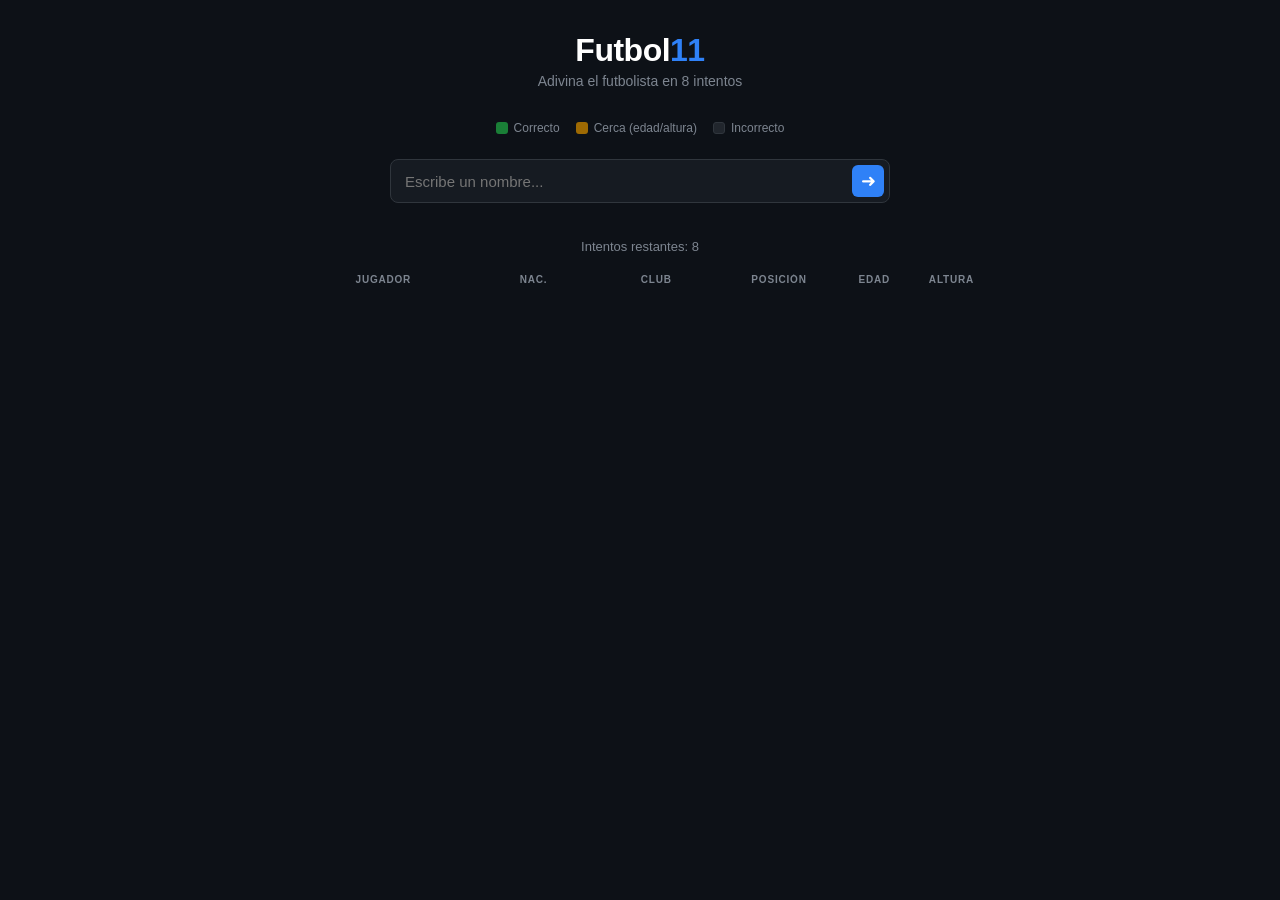
<file: AdivinaJugador/index.html>
<!DOCTYPE html>
<html lang="es">
<head>
<meta charset="UTF-8" />
<meta name="viewport" content="width=device-width, initial-scale=1.0" />
<title>Futbol11 — Adivina el Jugador</title>
<link rel="stylesheet" href="styles.css">


</head>
<body>

<header>
  <h1>Futbol<span>11</span></h1>
  <p>Adivina el futbolista en 8 intentos</p>
</header>

<div class="legend">
  <div class="legend-item"><div class="dot correct"></div> Correcto</div>
  <div class="legend-item"><div class="dot close"></div> Cerca (edad/altura)</div>
  <div class="legend-item"><div class="dot wrong"></div> Incorrecto</div>
</div>

<div class="search-wrap" id="search-wrap">
  <input id="guess-input" type="text" placeholder="Escribe un nombre..." autocomplete="off" spellcheck="false" />
  <button id="guess-btn" title="Adivinar">➜</button>
  <div id="suggestions"></div>
</div>

<p class="error-msg" id="error-msg"></p>
<p class="tries-left" id="tries-left"></p>

<div class="table-wrap">
  <div class="grid-header">
    <span>Jugador</span>
    <span>Nac.</span>
    <span>Club</span>
    <span>Posición</span>
    <span>Edad</span>
    <span>Altura</span>
  </div>
  <div id="guesses"></div>
</div>

<div id="result-banner"></div>

<script src="LogicaAdivinaJugador.js"></script>
</body>
</html>
</file>
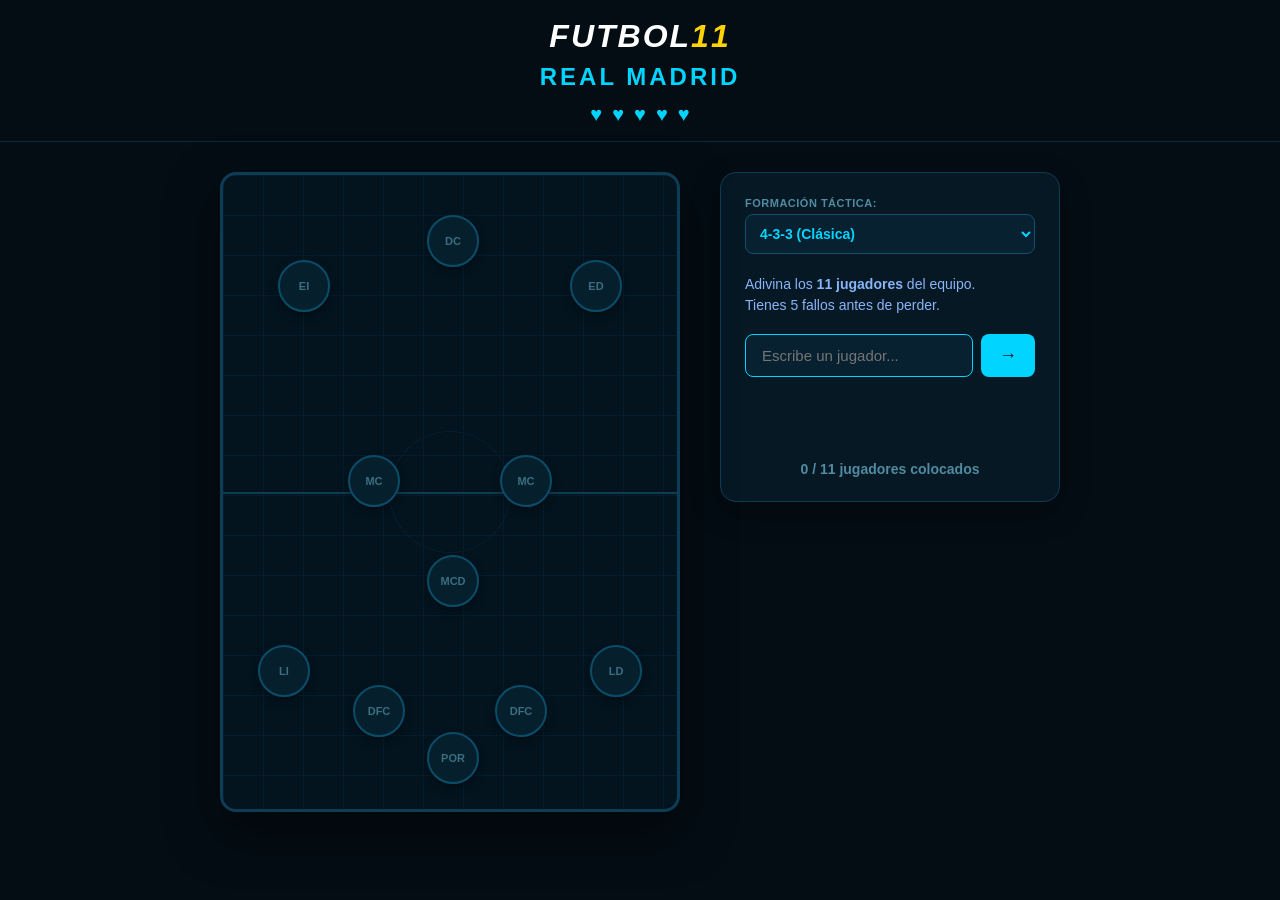
<file: Futbol11/index.html>
<!DOCTYPE html>
<html lang="es">
<head>
  <meta charset="UTF-8" />
  <meta name="viewport" content="width=device-width, initial-scale=1.0" />
  <title>Futbol11</title>
  <link rel="stylesheet" href="styles.css" />
</head>
<body>

  <header>
    <h1>FUTBOL<span>11</span></h1>
    <div id="equipoInfo" class="equipo-info"></div>
    <div id="fallosDisplay" class="fallos-display"></div>
  </header>

  <main>
    <div id="cancha">
      <div class="slot"></div>
      <div class="slot"></div>
      <div class="slot"></div>
      <div class="slot"></div>
      <div class="slot"></div>
      <div class="slot"></div>
      <div class="slot"></div>
      <div class="slot"></div>
      <div class="slot"></div>
      <div class="slot"></div>
      <div class="slot"></div>
    </div>

    <div id="panel">
      <div class="formacion-selector-wrap">
        <label for="selectorFormacion">Formación Táctica:</label>
        <select id="selectorFormacion">
          <option value="4-3-3">4-3-3 (Clásica)</option>
          <option value="4-2-3-1">4-2-3-1 (Moderna)</option>
          <option value="4-4-2">4-4-2 (Vieja Escuela)</option>
          <option value="4-1-2-1-3">4-1-2-1-3 (Tu Rombo - 11 Jugadores)</option>
        </select>
      </div>

      <p class="panel-hint">Adivina los <strong>11 jugadores</strong> del equipo.<br>Tienes 5 fallos antes de perder.</p>
      
      <div class="search-wrap">
        <input id="buscarJugador" type="text" placeholder="Escribe un jugador..." autocomplete="off" spellcheck="false" />
        <button id="btnIntentar">→</button>
        <div id="suggestions"></div>
      </div>
      
      <p id="mensaje" class="mensaje"></p>
      <div id="progreso" class="progreso">0 / 11 jugadores colocados</div>
    </div>
  </main>

  <div id="modal-overlay" class="modal-overlay hidden">
    <div class="modal-content">
      <h3 id="modal-titulo">¿Dónde colocas al jugador?</h3>
      <div id="modal-botones" class="modal-botones"></div>
      <button id="modal-cancelar">Cancelar</button>
    </div>
  </div>

  <script src="equipos.js"></script>
  <script src="app.js"></script>
</body>
</html>
</file>
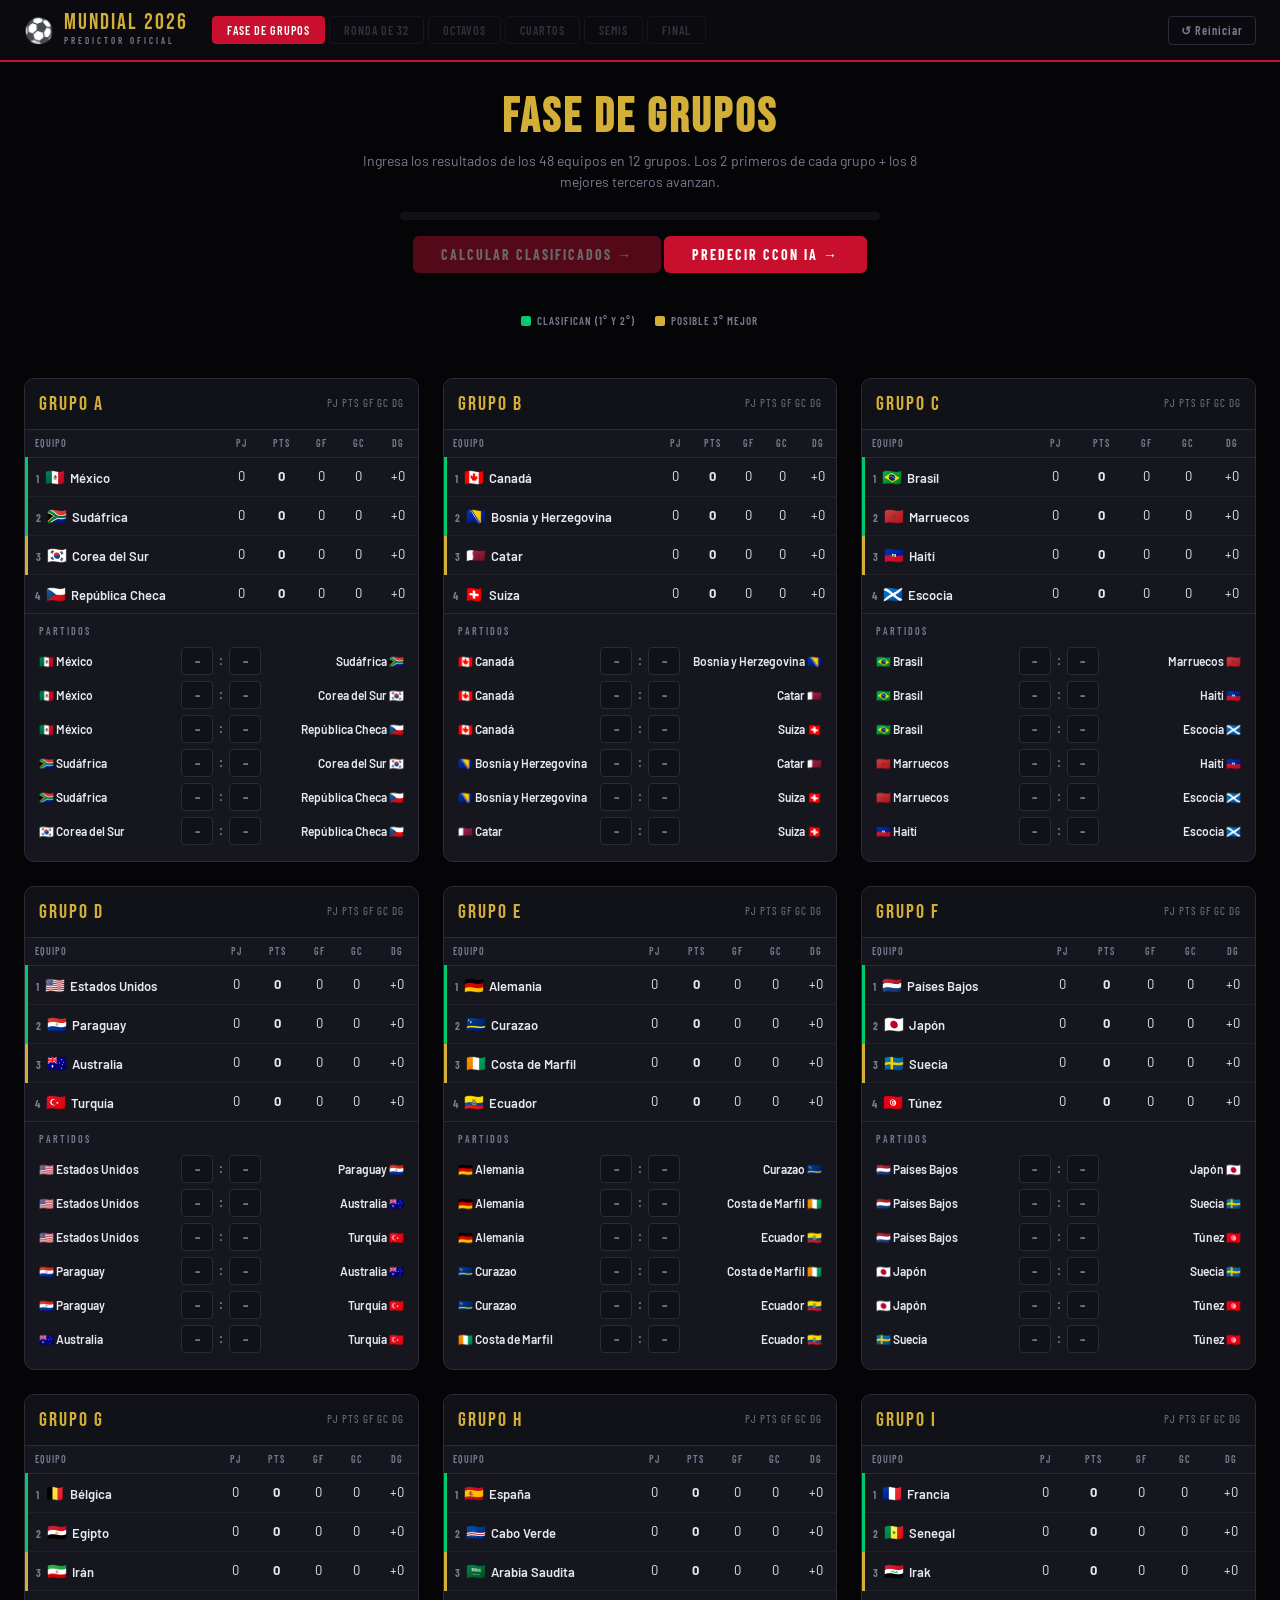
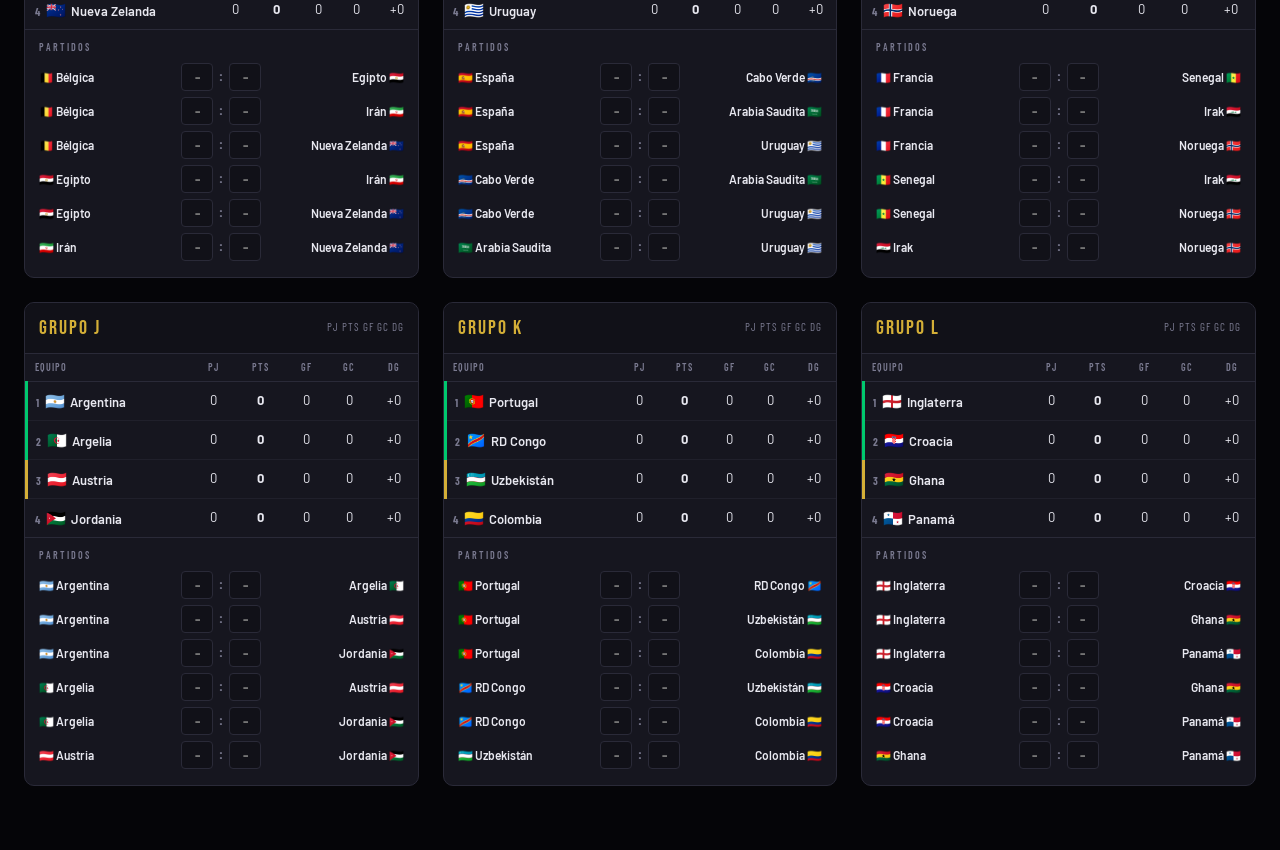
<file: MundialPredict/index.html>
<!DOCTYPE html>
<html lang="es">
<head>
  <meta charset="UTF-8" />
  <meta name="viewport" content="width=device-width, initial-scale=1.0"/>
  <title>Mundial 2026 — Predictor</title>
  <link rel="preconnect" href="https://fonts.googleapis.com">
  <link href="https://fonts.googleapis.com/css2?family=Bebas+Neue&family=Barlow:wght@300;400;600;700&family=Barlow+Condensed:wght@400;600;700&display=swap" rel="stylesheet">
  <link rel="stylesheet" href="styles.css" />
</head>
<body>

<header class="site-header">
  <div class="header-inner">
    <div class="header-logo">
      <span class="logo-icon">⚽</span>
      <div>
        <div class="logo-title">MUNDIAL 2026</div>
        <div class="logo-sub">PREDICTOR OFICIAL</div>
      </div>
    </div>
    <nav class="phase-nav" id="phaseNav">
      <button class="nav-btn active" data-phase="groups">Fase de Grupos</button>
      <button class="nav-btn" data-phase="r32" id="navR32" disabled>Ronda de 32</button>
      <button class="nav-btn" data-phase="r16" id="navR16" disabled>Octavos</button>
      <button class="nav-btn" data-phase="qf" id="navQF" disabled>Cuartos</button>
      <button class="nav-btn" data-phase="sf" id="navSF" disabled>Semis</button>
      <button class="nav-btn" data-phase="final" id="navFinal" disabled>Final</button>
    </nav>
    <button class="reset-btn" id="resetBtn">↺ Reiniciar</button>
  </div>
</header>

<main id="app">
  <!-- Fase de Grupos -->
  <section id="phaseGroups" class="phase-section active">
    <div class="phase-header">
      <h1>Fase de Grupos</h1>
      <p>Ingresa los resultados de los 48 equipos en 12 grupos. Los 2 primeros de cada grupo + los 8 mejores terceros avanzan.</p>
      <div class="progress-bar-wrap">
        <div class="progress-bar" id="progressBar"></div>
        <span class="progress-label" id="progressLabel">0 / 72 partidos jugados</span>
      </div>
      <button class="cta-btn" id="advanceBtn" disabled>Calcular clasificados →</button>
      <button class="cta-btn" id="predictBtn">Predecir CCon IA →</button>
    </div>
    <div class="groups-grid" id="groupsGrid"></div>
  </section>

  <!-- Ronda de 32 -->
  <section id="phaseR32" class="phase-section">
    <div class="phase-header">
      <h1>Ronda de 32</h1>
      <p>32 equipos clasificados. Elige el ganador de cada partido.</p>
      <button class="cta-btn" id="advanceR32Btn" disabled>Avanzar a Octavos →</button>
    </div>
    <div class="bracket-grid" id="r32Grid"></div>
  </section>

  <!-- Octavos -->
  <section id="phaseR16" class="phase-section">
    <div class="phase-header">
      <h1>Octavos de Final</h1>
      <p>16 equipos. Elige el ganador de cada partido.</p>
      <button class="cta-btn" id="advanceR16Btn" disabled>Avanzar a Cuartos →</button>
    </div>
    <div class="bracket-grid" id="r16Grid"></div>
  </section>

  <!-- Cuartos -->
  <section id="phaseQF" class="phase-section">
    <div class="phase-header">
      <h1>Cuartos de Final</h1>
      <p>8 equipos. Elige el ganador de cada partido.</p>
      <button class="cta-btn" id="advanceQFBtn" disabled>Avanzar a Semifinales →</button>
    </div>
    <div class="bracket-grid" id="qfGrid"></div>
  </section>

  <!-- Semis -->
  <section id="phaseSF" class="phase-section">
    <div class="phase-header">
      <h1>Semifinales</h1>
      <p>4 equipos. Elige los finalistas.</p>
      <button class="cta-btn" id="advanceSFBtn" disabled>Avanzar a la Final →</button>
    </div>
    <div class="bracket-grid" id="sfGrid"></div>
  </section>

  <!-- Final -->
  <section id="phaseFinal" class="phase-section">
    <div class="phase-header">zz
      <h1>🏆 Gran Final</h1>
      <p>El partido definitivo. ¿Quién será el campeón del mundo?</p>
    </div>
    <div class="final-container" id="finalContainer"></div>
    <div class="champion-display" id="championDisplay"></div>
  </section>
</main>

<!-- Modal terceros -->
<div class="modal-overlay" id="thirdsModal">
  <div class="modal-box">
    <h2>🏅 Mejores Terceros Clasificados</h2>
    <p>Según el reglamento FIFA 2026, los <strong>8 mejores terceros</strong> (de 12 grupos) clasifican a la Ronda de 32. Se seleccionan por: puntos → diferencia de goles → goles a favor → sorteo.</p>
    <div id="thirdsContent"></div>
    <button class="cta-btn" id="confirmThirds">Confirmar y ver el cuadro →</button>
  </div>
</div>

<script src="logica.js"></script>
<script src="LogicaIA.js"></script>
<script src="fix_activatePhase.js"></script>


</body>
</html>
</file>
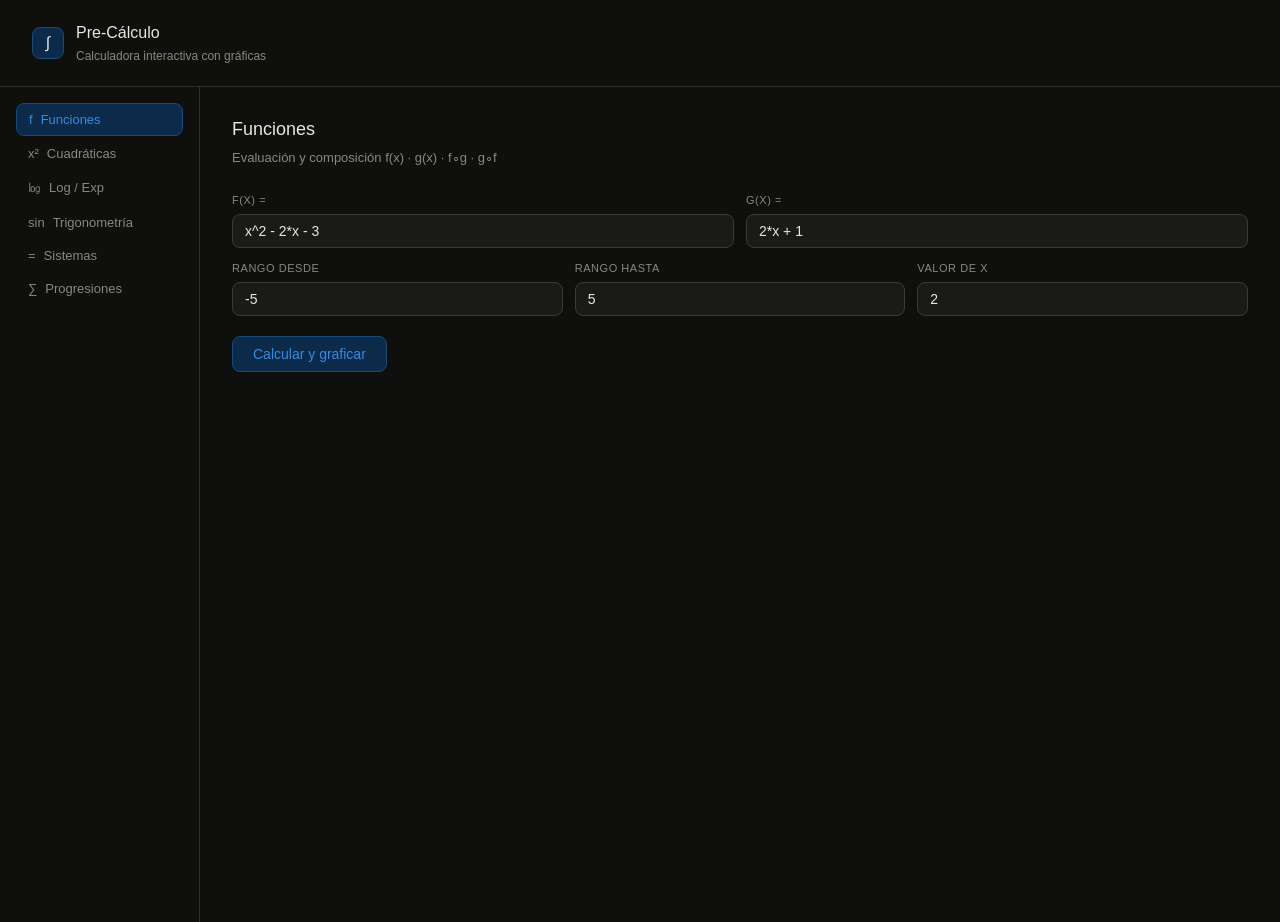
<file: Proy/index.html>
<!DOCTYPE html>
<html lang="es">
<head>
<meta charset="UTF-8">
<meta name="viewport" content="width=device-width, initial-scale=1.0">
<title>Pre-Cálculo</title>
<style>
:root{--bg:#0f0f0e;--surface:#1a1a18;--surface2:#242422;--border:#2e2e2b;--border2:#3a3a37;--text:#e8e6df;--muted:#888780;--accent:#378add;--accent-bg:#0c2a4a;--accent-border:#1a4a7a;--green:#1d9e75;--green-bg:#04342c;--amber:#ef9f27;--amber-bg:#412402;--red:#e24b4a;--radius:8px;--mono:'Courier New',monospace}
*{box-sizing:border-box;margin:0;padding:0}
body{background:var(--bg);color:var(--text);font-family:-apple-system,BlinkMacSystemFont,'Segoe UI',sans-serif;font-size:14px;line-height:1.6;min-height:100vh}
.header{border-bottom:.5px solid var(--border);padding:1.25rem 2rem;display:flex;align-items:center;gap:12px}
.header-icon{width:32px;height:32px;background:var(--accent-bg);border:.5px solid var(--accent-border);border-radius:8px;display:flex;align-items:center;justify-content:center;font-size:16px}
.header h1{font-size:16px;font-weight:500}.header p{font-size:12px;color:var(--muted);margin-top:1px}
.layout{display:flex;min-height:calc(100vh - 65px)}
.sidebar{width:200px;border-right:.5px solid var(--border);padding:1rem;display:flex;flex-direction:column;gap:2px;flex-shrink:0}
.nav-btn{width:100%;text-align:left;padding:8px 12px;border-radius:var(--radius);border:none;background:transparent;color:var(--muted);cursor:pointer;font-size:13px;font-family:inherit;transition:all .12s;display:flex;align-items:center;gap:8px}
.nav-btn:hover{background:var(--surface);color:var(--text)}
.nav-btn.active{background:var(--accent-bg);color:var(--accent);border:.5px solid var(--accent-border)}
.main{flex:1;padding:1.75rem 2rem;overflow-y:auto}
.panel{display:none}.panel.active{display:block}
.panel-title{font-size:18px;font-weight:500;margin-bottom:.25rem}
.panel-sub{font-size:13px;color:var(--muted);margin-bottom:1.5rem}
.grid2{display:grid;grid-template-columns:1fr 1fr;gap:12px}
.grid3{display:grid;grid-template-columns:1fr 1fr 1fr;gap:12px}
.field{display:flex;flex-direction:column;gap:4px;margin-bottom:.75rem}
.field label{font-size:11px;color:var(--muted);text-transform:uppercase;letter-spacing:.05em}
.field input,.field select{padding:8px 12px;background:var(--surface);border:.5px solid var(--border2);border-radius:var(--radius);color:var(--text);font-size:14px;font-family:inherit;transition:border-color .12s}
.field input:focus,.field select:focus{outline:none;border-color:var(--accent)}
.field select option{background:var(--surface2)}
.btn{padding:9px 20px;background:var(--accent-bg);color:var(--accent);border:.5px solid var(--accent-border);border-radius:var(--radius);cursor:pointer;font-size:14px;font-weight:500;font-family:inherit;transition:all .12s;margin-top:.5rem}
.btn:hover{background:#163d6a}
.result-area{margin-top:1.5rem}
.result-grid{display:grid;grid-template-columns:1fr 1fr;gap:1.5rem}
.result-card{background:var(--surface);border:.5px solid var(--border);border-radius:12px;padding:1rem 1.25rem}
.result-card-title{font-size:11px;color:var(--muted);text-transform:uppercase;letter-spacing:.05em;margin-bottom:.75rem}
.result-row{display:flex;justify-content:space-between;align-items:center;padding:5px 0;border-bottom:.5px solid var(--border);font-size:13px}
.result-row:last-child{border-bottom:none}
.result-label{color:var(--muted)}
.result-val{font-family:var(--mono);font-size:13px;color:var(--text)}
.result-val.accent{color:var(--accent);font-weight:500}
.result-val.green{color:var(--green)}
.steps-box{background:var(--surface2);border:.5px solid var(--border);border-radius:var(--radius);padding:.75rem 1rem;margin-bottom:1rem}
.step-line{font-size:12px;color:var(--muted);padding:2px 0}
.chart-wrapper{background:var(--surface);border:.5px solid var(--border);border-radius:12px;padding:1rem;margin-top:1.5rem}
.chart-title{font-size:11px;color:var(--muted);text-transform:uppercase;letter-spacing:.05em;margin-bottom:.5rem}
.chart-legend{display:flex;gap:1rem;flex-wrap:wrap;margin-bottom:.75rem}
.legend-item{display:flex;align-items:center;gap:6px;font-size:12px;color:var(--muted)}
.legend-line{width:22px;height:3px;border-radius:2px}
.hidden{display:none}
.trig-layout{display:grid;grid-template-columns:1fr 1fr;gap:1.5rem;margin-top:1.5rem}
.circle-card{background:var(--surface);border:.5px solid var(--border);border-radius:12px;padding:1rem;display:flex;flex-direction:column;align-items:center}
@media(max-width:700px){.sidebar{width:52px}.nav-btn span:not(.nav-icon){display:none}.main{padding:1rem}.grid2,.grid3,.result-grid,.trig-layout{grid-template-columns:1fr}}
</style>
</head>
<body>
<div class="header">
  <div class="header-icon">&#8747;</div>
  <div><h1>Pre-C&#225;lculo</h1><p>Calculadora interactiva con gr&#225;ficas</p></div>
</div>
<div class="layout">
  <nav class="sidebar">
    <button class="nav-btn active" onclick="switchPanel('funciones',this)"><span class="nav-icon">f</span><span>Funciones</span></button>
    <button class="nav-btn" onclick="switchPanel('cuadratica',this)"><span class="nav-icon">x&#178;</span><span>Cuadr&#225;ticas</span></button>
    <button class="nav-btn" onclick="switchPanel('log',this)"><span class="nav-icon">&#x33D2;</span><span>Log / Exp</span></button>
    <button class="nav-btn" onclick="switchPanel('trig',this)"><span class="nav-icon">sin</span><span>Trigonometr&#237;a</span></button>
    <button class="nav-btn" onclick="switchPanel('sistemas',this)"><span class="nav-icon">=</span><span>Sistemas</span></button>
    <button class="nav-btn" onclick="switchPanel('progresiones',this)"><span class="nav-icon">&#8721;</span><span>Progresiones</span></button>
  </nav>
  <main class="main">

    <div id="panel-funciones" class="panel active">
      <p class="panel-title">Funciones</p>
      <p class="panel-sub">Evaluaci&#243;n y composici&#243;n f(x) &middot; g(x) &middot; f&#8728;g &middot; g&#8728;f</p>
      <div class="grid2">
        <div class="field"><label>f(x) =</label><input id="fx" value="x^2 - 2*x - 3"></div>
        <div class="field"><label>g(x) =</label><input id="gx" value="2*x + 1"></div>
      </div>
      <div class="grid3">
        <div class="field"><label>Rango desde</label><input id="f-xmin" type="number" value="-5"></div>
        <div class="field"><label>Rango hasta</label><input id="f-xmax" type="number" value="5"></div>
        <div class="field"><label>Valor de x</label><input id="xval" type="number" value="2"></div>
      </div>
      <button class="btn" onclick="calcFunciones()">Calcular y graficar</button>
      <div id="res-funciones" class="hidden"><div class="result-area">
        <div class="steps-box" id="steps-funciones"></div>
        <div class="result-grid">
          <div class="result-card"><p class="result-card-title">Valores en x</p><div id="vals-funciones"></div></div>
          <div class="result-card"><p class="result-card-title">Composici&#243;n</p><div id="comp-funciones"></div></div>
        </div>
        <div class="chart-wrapper"><p class="chart-title">Plano cartesiano</p><div class="chart-legend" id="legend-funciones"></div><canvas id="chart-funciones"></canvas></div>
      </div></div>
    </div>

    <div id="panel-cuadratica" class="panel">
      <p class="panel-title">Ecuaci&#243;n cuadr&#225;tica</p>
      <p class="panel-sub">ax&#178; + bx + c = 0 &middot; F&#243;rmula general y par&#225;bola</p>
      <div class="grid3">
        <div class="field"><label>a</label><input id="qa" type="number" value="1"></div>
        <div class="field"><label>b</label><input id="qb" type="number" value="-5"></div>
        <div class="field"><label>c</label><input id="qc" type="number" value="6"></div>
      </div>
      <button class="btn" onclick="calcCuadratica()">Resolver y graficar</button>
      <div id="res-cuadratica" class="hidden"><div class="result-area">
        <div class="steps-box" id="steps-cuadratica"></div>
        <div class="result-grid">
          <div class="result-card" id="vals-cuadratica"></div>
          <div class="result-card"><p class="result-card-title">Datos</p><div id="info-cuadratica"></div></div>
        </div>
        <div class="chart-wrapper"><p class="chart-title">Par&#225;bola</p><div class="chart-legend" id="legend-cuadratica"></div><canvas id="chart-cuadratica"></canvas></div>
      </div></div>
    </div>

    <div id="panel-log" class="panel">
      <p class="panel-title">Logaritmos y exponenciales</p>
      <p class="panel-sub">C&#225;lculo y gr&#225;fica en plano cartesiano</p>
      <div class="grid3">
        <div class="field"><label>Operaci&#243;n</label>
          <select id="log-op"><option value="log">log_b(x)</option><option value="ln">ln(x)</option><option value="exp">b^x</option><option value="ambas">log vs b^x</option></select></div>
        <div class="field"><label>Base (b)</label><input id="log-base" type="number" value="10" step="0.1"></div>
        <div class="field"><label>Valor de x</label><input id="log-x" type="number" value="100"></div>
      </div>
      <button class="btn" onclick="calcLog()">Calcular y graficar</button>
      <div id="res-log" class="hidden"><div class="result-area">
        <div class="steps-box" id="steps-log"></div>
        <div class="result-card" style="margin-bottom:1.5rem"><div id="vals-log"></div></div>
        <div class="chart-wrapper"><p class="chart-title" id="log-chart-title">Gr&#225;fica</p><div class="chart-legend" id="legend-log"></div><canvas id="chart-log"></canvas></div>
      </div></div>
    </div>

    <div id="panel-trig" class="panel">
      <p class="panel-title">Trigonometr&#237;a</p>
      <p class="panel-sub">Funciones trigonom&#233;tricas y c&#237;rculo unitario</p>
      <div class="grid3">
        <div class="field"><label>Unidad</label><select id="trig-unit"><option value="deg">Grados (&#176;)</option><option value="rad">Radianes</option></select></div>
        <div class="field"><label>&#193;ngulo</label><input id="trig-angle" type="number" value="45"></div>
        <div class="field"><label>Mostrar</label><select id="trig-fn"><option value="all">sen, cos, tan</option><option value="sin">Seno</option><option value="cos">Coseno</option><option value="tan">Tangente</option></select></div>
      </div>
      <button class="btn" onclick="calcTrig()">Calcular y graficar</button>
      <div id="res-trig" class="hidden">
        <div class="trig-layout">
          <div class="circle-card"><p class="result-card-title" style="align-self:flex-start">C&#237;rculo unitario</p><canvas id="trig-circle" width="240" height="240"></canvas></div>
          <div class="result-card"><p class="result-card-title">Valores</p><div id="vals-trig"></div></div>
        </div>
        <div class="chart-wrapper" style="margin-top:1.5rem"><p class="chart-title">Gr&#225;fica en [&minus;2&pi;, 2&pi;]</p><div class="chart-legend" id="legend-trig"></div><canvas id="chart-trig"></canvas></div>
      </div>
    </div>

    <div id="panel-sistemas" class="panel">
      <p class="panel-title">Sistema de ecuaciones lineales</p>
      <p class="panel-sub">2&times;2 &middot; Regla de Cramer &middot; Gr&#225;fica de rectas</p>
      <p style="font-size:12px;color:var(--muted);margin-bottom:1rem">a&#8321;x + b&#8321;y = c&#8321; &nbsp;|&nbsp; a&#8322;x + b&#8322;y = c&#8322;</p>
      <div class="grid3" style="margin-bottom:4px">
        <div class="field"><label>a&#8321;</label><input id="s_a1" type="number" value="2"></div>
        <div class="field"><label>b&#8321;</label><input id="s_b1" type="number" value="3"></div>
        <div class="field"><label>c&#8321;</label><input id="s_c1" type="number" value="7"></div>
      </div>
      <div class="grid3">
        <div class="field"><label>a&#8322;</label><input id="s_a2" type="number" value="1"></div>
        <div class="field"><label>b&#8322;</label><input id="s_b2" type="number" value="-1"></div>
        <div class="field"><label>c&#8322;</label><input id="s_c2" type="number" value="0"></div>
      </div>
      <button class="btn" onclick="calcSistema()">Resolver y graficar</button>
      <div id="res-sistema" class="hidden"><div class="result-area">
        <div class="steps-box" id="steps-sistema"></div>
        <div class="result-card" style="margin-bottom:1.5rem"><div id="vals-sistema"></div></div>
        <div class="chart-wrapper"><p class="chart-title">Rectas del sistema</p><div class="chart-legend" id="legend-sistema"></div><canvas id="chart-sistema"></canvas></div>
      </div></div>
    </div>

    <div id="panel-progresiones" class="panel">
      <p class="panel-title">Progresiones</p>
      <p class="panel-sub">Aritm&#233;tica y geom&#233;trica &middot; T&#233;rminos &middot; Suma acumulada</p>
      <div class="grid2">
        <div class="field"><label>Tipo</label><select id="prog-tipo"><option value="aritmetica">Aritm&#233;tica (diferencia d)</option><option value="geometrica">Geom&#233;trica (raz&#243;n r)</option></select></div>
        <div class="field"><label>Primer t&#233;rmino (a&#8321;)</label><input id="prog-a1" type="number" value="2"></div>
      </div>
      <div class="grid2">
        <div class="field"><label>Diferencia / Raz&#243;n</label><input id="prog-r" type="number" value="3"></div>
        <div class="field"><label>N&#250;mero de t&#233;rminos (n)</label><input id="prog-n" type="number" value="10" min="2" max="30"></div>
      </div>
      <button class="btn" onclick="calcProgresion()">Calcular y graficar</button>
      <div id="res-progresion" class="hidden"><div class="result-area">
        <div class="steps-box" id="steps-prog"></div>
        <div class="result-grid">
          <div class="result-card"><div id="vals-prog"></div></div>
          <div class="result-card"><p class="result-card-title">T&#233;rminos</p><div id="terms-prog" style="font-family:var(--mono);font-size:12px;color:var(--muted);line-height:2"></div></div>
        </div>
        <div class="chart-wrapper"><p class="chart-title">Visualizaci&#243;n</p><div class="chart-legend" id="legend-prog"></div><canvas id="chart-prog"></canvas></div>
      </div></div>
    </div>

  </main>
</div>

<script>
function switchPanel(id,btn){document.querySelectorAll('.panel').forEach(p=>p.classList.remove('active'));document.querySelectorAll('.nav-btn').forEach(b=>b.classList.remove('active'));document.getElementById('panel-'+id).classList.add('active');btn.classList.add('active');}
function fmt(n,d=4){if(isNaN(n)||!isFinite(n))return'--';return parseFloat(n.toFixed(d)).toString();}
function evalExpr(expr,x){let e=expr.replace(/\^/g,'**').replace(/x/g,'('+x+')');try{return Function('"use strict";return ('+e+')')();}catch{return NaN;}}
function rng(min,max,steps=300){const arr=[],step=(max-min)/steps;for(let i=0;i<=steps;i++)arr.push(min+i*step);return arr;}
function makeRow(l,v,cls=''){return`<div class="result-row"><span class="result-label">${l}</span><span class="result-val ${cls}">${v}</span></div>`;}
function makeSteps(s){return s.map(x=>`<div class="step-line">${x}</div>`).join('');}
function makeLegend(id,items){document.getElementById(id).innerHTML=items.map(([l,c])=>`<div class="legend-item"><div class="legend-line" style="background:${c}"></div>${l}</div>`).join('');}

// ── PLANO CARTESIANO CLASICO ──
function drawCartesian(canvasId,curves,opts){
  opts=opts||{};
  const canvas=document.getElementById(canvasId);
  if(!canvas)return;
  const dpr=window.devicePixelRatio||1;
  const W=canvas.parentElement.clientWidth-32||600;
  const H=opts.height||Math.round(W*0.60);
  canvas.width=W*dpr;canvas.height=H*dpr;
  canvas.style.width=W+'px';canvas.style.height=H+'px';
  const ctx=canvas.getContext('2d');
  ctx.scale(dpr,dpr);

  const BG='#141412',GRID='#242422',AXCOL='#b0ae a4',TICKCOL='#555451',TXTCOL='#888780';
  const AXCOLOR='#aaa89e';
  const ML=44,MR=20,MT=20,MB=36;
  const PW=W-ML-MR,PH=H-MT-MB;

  // Auto rangos
  let allX=[],allY=[];
  curves.forEach(c=>{
    if(c.points)c.points.forEach(p=>{if(isFinite(p.x))allX.push(p.x);if(isFinite(p.y))allY.push(p.y);});
    if(c.bars)c.bars.forEach((v,i)=>{allX.push(i);if(isFinite(v))allY.push(v);});
    if(c.dots)c.dots.forEach(p=>{if(isFinite(p.x))allX.push(p.x);if(isFinite(p.y))allY.push(p.y);});
  });
  let xMin=opts.xMin!==undefined?opts.xMin:(allX.length?Math.min(...allX):-6);
  let xMax=opts.xMax!==undefined?opts.xMax:(allX.length?Math.max(...allX):6);
  let yMin=opts.yMin!==undefined?opts.yMin:(allY.length?Math.min(...allY):-6);
  let yMax=opts.yMax!==undefined?opts.yMax:(allY.length?Math.max(...allY):6);

  const xPad=(xMax-xMin)*0.10,yPad=(yMax-yMin)*0.15;
  if(opts.xMin===undefined){xMin-=xPad;xMax+=xPad;}
  if(opts.yMin===undefined){yMin-=yPad;yMax+=yPad;}
  if(xMax===xMin){xMin-=1;xMax+=1;}
  if(yMax===yMin){yMin-=1;yMax+=1;}

  function toP(x,y){return[ML+((x-xMin)/(xMax-xMin))*PW, MT+((yMax-y)/(yMax-yMin))*PH];}

  function niceStep(r){const rough=r/10;const pow=Math.pow(10,Math.floor(Math.log10(Math.abs(rough)||1)));const nice=[1,2,5,10];return(nice.find(n=>n*pow>=rough)||nice[0])*pow;}
  const xStep=niceStep(xMax-xMin);
  const yStep=niceStep(yMax-yMin);

  ctx.fillStyle=BG;ctx.fillRect(0,0,W,H);
  ctx.fillStyle='#0d0d0c';ctx.fillRect(ML,MT,PW,PH);

  // Grid lines
  ctx.strokeStyle=GRID;ctx.lineWidth=0.5;
  let xg=Math.ceil(xMin/xStep)*xStep;
  while(xg<=xMax+xStep*0.01){const[px]=toP(xg,0);ctx.beginPath();ctx.moveTo(px,MT);ctx.lineTo(px,MT+PH);ctx.stroke();xg=Math.round((xg+xStep)*1e9)/1e9;}
  let yg=Math.ceil(yMin/yStep)*yStep;
  while(yg<=yMax+yStep*0.01){const[,py]=toP(0,yg);ctx.beginPath();ctx.moveTo(ML,py);ctx.lineTo(ML+PW,py);ctx.stroke();yg=Math.round((yg+yStep)*1e9)/1e9;}

  // Ejes
  const[ox,oy]=toP(0,0);
  const axX=Math.max(ML,Math.min(ox,ML+PW));
  const axY=Math.max(MT,Math.min(oy,MT+PH));

  function arrow(ctx,x1,y1,x2,y2,aw,ah){
    const dx=x2-x1,dy=y2-y1,len=Math.sqrt(dx*dx+dy*dy);
    const ux=dx/len,uy=dy/len;
    ctx.beginPath();ctx.moveTo(x2,y2);ctx.lineTo(x2-ux*aw-uy*ah,y2-uy*aw+ux*ah);ctx.lineTo(x2-ux*aw+uy*ah,y2-uy*aw-ux*ah);ctx.closePath();ctx.fill();
  }

  ctx.strokeStyle=AXCOLOR;ctx.fillStyle=AXCOLOR;ctx.lineWidth=1.5;
  // Eje X
  ctx.beginPath();ctx.moveTo(ML,axY);ctx.lineTo(ML+PW,axY);ctx.stroke();
  arrow(ctx,ML,axY,ML+PW+1,axY,9,4);
  arrow(ctx,ML+PW,axY,ML-1,axY,9,4);
  // Eje Y
  ctx.beginPath();ctx.moveTo(axX,MT+PH);ctx.lineTo(axX,MT);ctx.stroke();
  arrow(ctx,axX,MT+PH,axX,MT-1,9,4);
  arrow(ctx,axX,MT,axX,MT+PH+1,9,4);

  // Etiquetas eje X
  ctx.font='11px sans-serif';ctx.fillStyle=TXTCOL;ctx.textAlign='center';
  ctx.strokeStyle=TICKCOL;ctx.lineWidth=0.8;
  xg=Math.ceil(xMin/xStep)*xStep;
  while(xg<=xMax+xStep*0.01){
    if(Math.abs(xg)>xStep*0.05){
      const[px]=toP(xg,0);
      ctx.beginPath();ctx.moveTo(px,axY-3);ctx.lineTo(px,axY+3);ctx.stroke();
      const lbl=Number.isInteger(xg)?xg.toString():fmt(xg,1);
      ctx.fillText(lbl,px,axY+15);
    }
    xg=Math.round((xg+xStep)*1e9)/1e9;
  }
  ctx.font='italic 13px serif';ctx.fillStyle=AXCOLOR;ctx.textAlign='left';
  ctx.fillText('x',ML+PW+6,axY+5);

  // Etiquetas eje Y
  ctx.font='11px sans-serif';ctx.fillStyle=TXTCOL;ctx.textAlign='right';
  ctx.strokeStyle=TICKCOL;ctx.lineWidth=0.8;
  yg=Math.ceil(yMin/yStep)*yStep;
  while(yg<=yMax+yStep*0.01){
    if(Math.abs(yg)>yStep*0.05){
      const[,py]=toP(0,yg);
      ctx.beginPath();ctx.moveTo(axX-3,py);ctx.lineTo(axX+3,py);ctx.stroke();
      const lbl=Number.isInteger(yg)?yg.toString():fmt(yg,1);
      ctx.fillText(lbl,axX-7,py+4);
    }
    yg=Math.round((yg+yStep)*1e9)/1e9;
  }
  ctx.font='italic 13px serif';ctx.fillStyle=AXCOLOR;ctx.textAlign='center';
  ctx.fillText('y',axX,MT-6);

  // Origen
  ctx.font='11px sans-serif';ctx.fillStyle=TXTCOL;ctx.textAlign='right';
  ctx.fillText('0',axX-6,axY+14);

  // ── Dibujar curvas ──
  curves.forEach(curve=>{
    if(curve.points&&curve.points.length>1){
      ctx.save();
      ctx.beginPath();ctx.rect(ML,MT,PW,PH);ctx.clip();
      ctx.strokeStyle=curve.color||'#378add';ctx.lineWidth=curve.width||2;ctx.lineJoin='round';
      ctx.beginPath();
      let started=false,prevOk=false;
      curve.points.forEach(p=>{
        const ok=isFinite(p.x)&&isFinite(p.y)&&p.y>yMin*3&&p.y<yMax*3;
        if(ok){const[px,py]=toP(p.x,p.y);if(!started||!prevOk){ctx.moveTo(px,py);started=true;}else ctx.lineTo(px,py);}
        prevOk=ok;
      });
      ctx.stroke();ctx.restore();
    }
    if(curve.bars){
      ctx.save();ctx.beginPath();ctx.rect(ML,MT,PW,PH);ctx.clip();
      const n=curve.bars.length;
      const bw=Math.max(3,PW/n*0.55);
      const[,py0]=toP(0,0);
      curve.bars.forEach((val,i)=>{
        if(!isFinite(val))return;
        const[px]=toP(i,0);const[,py1]=toP(0,val);
        const bx=px-bw/2,by=Math.min(py0,py1),bh=Math.abs(py0-py1);
        ctx.fillStyle=curve.color+'44';ctx.fillRect(bx,by,bw,bh);
        ctx.strokeStyle=curve.color;ctx.lineWidth=1.5;ctx.strokeRect(bx,by,bw,bh);
      });
      ctx.restore();
    }
    if(curve.dots){
      curve.dots.forEach(p=>{
        if(!isFinite(p.x)||!isFinite(p.y))return;
        const[px,py]=toP(p.x,p.y);
        ctx.fillStyle=curve.color||'#ef9f27';ctx.strokeStyle='#0f0f0e';ctx.lineWidth=2.5;
        ctx.beginPath();ctx.arc(px,py,6,0,Math.PI*2);ctx.fill();ctx.stroke();
        if(p.label){ctx.font='11px sans-serif';ctx.fillStyle=curve.color;ctx.textAlign='left';ctx.fillText(p.label,px+9,py-6);}
      });
    }
  });
}

// ── FUNCIONES ──
function calcFunciones(){
  const fx=document.getElementById('fx').value;
  const gx=document.getElementById('gx').value;
  const x0=parseFloat(document.getElementById('xval').value);
  const xMin=parseFloat(document.getElementById('f-xmin').value);
  const xMax=parseFloat(document.getElementById('f-xmax').value);
  const fv=evalExpr(fx,x0),gv=evalExpr(gx,x0);
  const fog=evalExpr(fx,gv),gof=evalExpr(gx,fv);
  document.getElementById('steps-funciones').innerHTML=makeSteps([`f(x) = ${fx}`,`g(x) = ${gx}`,`f(${x0}) = ${fmt(fv)}`,`g(${x0}) = ${fmt(gv)}`,`(f\u2218g)(${x0}) = f(g(${x0})) = ${fmt(fog)}`,`(g\u2218f)(${x0}) = g(f(${x0})) = ${fmt(gof)}`]);
  document.getElementById('vals-funciones').innerHTML=makeRow(`f(${x0})`,fmt(fv))+makeRow(`g(${x0})`,fmt(gv));
  document.getElementById('comp-funciones').innerHTML=makeRow('(f\u2218g)(x)',fmt(fog),'accent')+makeRow('(g\u2218f)(x)',fmt(gof),'green');
  document.getElementById('res-funciones').classList.remove('hidden');
  makeLegend('legend-funciones',[['f(x)','#378add'],['g(x)','#1d9e75'],['Punto x='+x0,'#ef9f27']]);
  const xs=rng(xMin,xMax);
  setTimeout(()=>drawCartesian('chart-funciones',[
    {points:xs.map(x=>({x,y:evalExpr(fx,x)})),color:'#378add',width:2.5},
    {points:xs.map(x=>({x,y:evalExpr(gx,x)})),color:'#1d9e75',width:2.5},
    {dots:[{x:x0,y:fv,label:'f('+x0+')='+fmt(fv)},{x:x0,y:gv,label:'g('+x0+')='+fmt(gv)}],color:'#ef9f27'}
  ],{xMin,xMax}),10);
}

// ── CUADRATICA ──
function calcCuadratica(){
  const a=parseFloat(document.getElementById('qa').value);
  const b=parseFloat(document.getElementById('qb').value);
  const c=parseFloat(document.getElementById('qc').value);
  const disc=b*b-4*a*c;
  const vx=-b/(2*a),vy=a*vx*vx+b*vx+c;
  const steps=[`${fmt(a)}x\u00b2 + (${fmt(b)})x + (${fmt(c)}) = 0`,`\u0394 = b\u00b2\u22124ac = ${fmt(disc)}`];
  let valsHTML='<p class="result-card-title">Ra\u00edces</p>',infoHTML='',rootDots=[];
  if(disc>0){
    const x1=(-b+Math.sqrt(disc))/(2*a),x2=(-b-Math.sqrt(disc))/(2*a);
    steps.push(`\u0394 > 0 \u2192 dos ra\u00edces reales`);
    valsHTML+=makeRow('\u0394',fmt(disc),'green')+makeRow('x\u2081',fmt(x1),'accent')+makeRow('x\u2082',fmt(x2),'accent');
    rootDots=[{x:x1,y:0,label:'x\u2081='+fmt(x1)},{x:x2,y:0,label:'x\u2082='+fmt(x2)}];
  }else if(Math.abs(disc)<1e-10){
    steps.push(`\u0394 = 0 \u2192 ra\u00edz doble`);
    valsHTML+=makeRow('\u0394','0')+makeRow('x (doble)',fmt(vx),'accent');
    rootDots=[{x:vx,y:0,label:'x='+fmt(vx)}];
  }else{
    const re=vx,im=Math.sqrt(-disc)/(2*a);
    steps.push(`\u0394 < 0 \u2192 ra\u00edces complejas`);
    valsHTML+=makeRow('\u0394',fmt(disc))+makeRow('x\u2081',fmt(re)+' + '+fmt(im)+'i')+makeRow('x\u2082',fmt(re)+' \u2212 '+fmt(im)+'i');
  }
  infoHTML=makeRow('V\u00e9rtice','('+fmt(vx)+', '+fmt(vy)+')')+makeRow('Abre hacia',a>0?'arriba \u2191':'abajo \u2193');
  document.getElementById('steps-cuadratica').innerHTML=makeSteps(steps);
  document.getElementById('vals-cuadratica').innerHTML=valsHTML;
  document.getElementById('info-cuadratica').innerHTML=infoHTML;
  document.getElementById('res-cuadratica').classList.remove('hidden');
  makeLegend('legend-cuadratica',[['Par\u00e1bola','#378add'],['Ra\u00edces','#e24b4a'],['V\u00e9rtice','#ef9f27']]);
  const span=Math.max(8,Math.abs(vx)*2.5+4);
  const xs=rng(vx-span,vx+span,300);
  setTimeout(()=>drawCartesian('chart-cuadratica',[
    {points:xs.map(x=>({x,y:a*x*x+b*x+c})),color:'#378add',width:2.5},
    {dots:rootDots,color:'#e24b4a'},
    {dots:[{x:vx,y:vy,label:'V('+fmt(vx)+','+fmt(vy)+')'}],color:'#ef9f27'}
  ]),10);
}

// ── LOGARITMOS ──
function calcLog(){
  const op=document.getElementById('log-op').value;
  const b=parseFloat(document.getElementById('log-base').value);
  const x=parseFloat(document.getElementById('log-x').value);
  let steps=[],rows=[],curves=[],chartTitle='',legendItems=[];
  if(op==='log'){
    const r=Math.log(x)/Math.log(b);
    steps=[`log_${fmt(b)}(${fmt(x)}) = ln(x)/ln(b) = ${fmt(r,6)}`];
    rows=[['Base b',fmt(b)],['x',fmt(x)],['log_b(x)',fmt(r,6)]];
    const xs=rng(0.05,Math.max(x*2,20));
    curves=[{points:xs.map(v=>({x:v,y:Math.log(v)/Math.log(b)})),color:'#378add',width:2.5}];
    legendItems=[['log_'+fmt(b)+'(x)','#378add']];chartTitle='log_'+fmt(b)+'(x)';
  }else if(op==='ln'){
    steps=[`ln(${fmt(x)}) = ${fmt(Math.log(x),6)}`];
    rows=[['x',fmt(x)],['ln(x)',fmt(Math.log(x),6)],['log\u2081\u2080(x)',fmt(Math.log10(x),6)]];
    const xs=rng(0.05,Math.max(x*2,20));
    curves=[{points:xs.map(v=>({x:v,y:Math.log(v)})),color:'#378add',width:2.5},{points:xs.map(v=>({x:v,y:Math.log10(v)})),color:'#1d9e75',width:2.5}];
    legendItems=[['ln(x)','#378add'],['log\u2081\u2080(x)','#1d9e75']];chartTitle='ln(x) vs log\u2081\u2080(x)';
  }else if(op==='exp'){
    const r=Math.pow(b,x);
    steps=[`${fmt(b)}^${fmt(x)} = ${fmt(r,6)}`];
    rows=[['Base b',fmt(b)],['Exponente x',fmt(x)],['b^x',fmt(r,6)]];
    const xs=rng(-4,Math.min(x*1.5+2,8));
    curves=[{points:xs.map(v=>({x:v,y:Math.pow(b,v)})),color:'#378add',width:2.5}];
    legendItems=[[''+fmt(b)+'^x','#378add']];chartTitle=fmt(b)+'^x';
  }else{
    const r=Math.log(x)/Math.log(b);
    steps=[`log_${fmt(b)}(${fmt(x)}) = ${fmt(r,6)}`,`Funciones inversas (sim\u00e9tricas en y=x)`];
    rows=[['log_b(x)',fmt(r,6)],[fmt(b)+'^x en x='+fmt(x),fmt(Math.pow(b,x),6)]];
    const xs1=rng(0.05,12),xs2=rng(-3,4),xs3=rng(-3,12);
    curves=[
      {points:xs1.map(v=>({x:v,y:Math.log(v)/Math.log(b)})),color:'#378add',width:2.5},
      {points:xs2.map(v=>({x:v,y:Math.pow(b,v)})),color:'#1d9e75',width:2.5},
      {points:xs3.map(v=>({x:v,y:v})),color:'#555451',width:1}
    ];
    legendItems=[['log_b(x)','#378add'],['b^x','#1d9e75'],['y = x','#555451']];chartTitle='log_b(x) vs b^x';
  }
  document.getElementById('steps-log').innerHTML=makeSteps(steps);
  document.getElementById('vals-log').innerHTML=rows.map(([l,v],i)=>makeRow(l,v,i===rows.length-1?'accent':'')).join('');
  document.getElementById('log-chart-title').textContent=chartTitle;
  document.getElementById('res-log').classList.remove('hidden');
  makeLegend('legend-log',legendItems);
  setTimeout(()=>drawCartesian('chart-log',curves),10);
}

// ── TRIG ──
function calcTrig(){
  const unit=document.getElementById('trig-unit').value;
  const angleRaw=parseFloat(document.getElementById('trig-angle').value);
  const fn=document.getElementById('trig-fn').value;
  const rad=unit==='deg'?angleRaw*Math.PI/180:angleRaw;
  const deg=unit==='deg'?angleRaw:angleRaw*180/Math.PI;
  const s=Math.sin(rad),co=Math.cos(rad),t=Math.tan(rad);
  document.getElementById('vals-trig').innerHTML=
    makeRow('Grados',fmt(deg,2)+'\u00b0')+makeRow('Radianes',fmt(rad,4))+
    makeRow('sen(\u03b8)',fmt(s,6),'accent')+makeRow('cos(\u03b8)',fmt(co,6),'green')+
    makeRow('tan(\u03b8)',isFinite(t)?fmt(t,6):'Indefinido')+
    makeRow('csc(\u03b8)',isFinite(1/s)?fmt(1/s,6):'Indefinido')+
    makeRow('sec(\u03b8)',isFinite(1/co)?fmt(1/co,6):'Indefinido')+
    makeRow('cot(\u03b8)',isFinite(co/s)?fmt(co/s,6):'Indefinido')+
    makeRow('sen\u00b2+cos\u00b2',fmt(s*s+co*co,8));
  document.getElementById('res-trig').classList.remove('hidden');
  drawTrigCircle(rad,s,co);
  const xs=rng(-2*Math.PI,2*Math.PI,500);
  const curves=[],legendItems=[];
  if(fn==='sin'||fn==='all'){curves.push({points:xs.map(x=>({x,y:Math.sin(x)})),color:'#378add',width:2.5});legendItems.push(['sen(x)','#378add']);}
  if(fn==='cos'||fn==='all'){curves.push({points:xs.map(x=>({x,y:Math.cos(x)})),color:'#1d9e75',width:2.5});legendItems.push(['cos(x)','#1d9e75']);}
  if(fn==='tan'||fn==='all'){curves.push({points:xs.map(x=>{const tv=Math.tan(x);return{x,y:Math.abs(tv)>8?NaN:tv};}),color:'#ef9f27',width:2});legendItems.push(['tan(x)','#ef9f27']);}
  const dotY=fn==='cos'?co:s;
  if(fn!=='tan'){curves.push({dots:[{x:rad,y:dotY,label:'\u03b8'}],color:'#e24b4a'});legendItems.push(['\u03b8='+fmt(deg,1)+'\u00b0','#e24b4a']);}
  makeLegend('legend-trig',legendItems);
  setTimeout(()=>drawCartesian('chart-trig',curves,{xMin:-2*Math.PI,xMax:2*Math.PI,yMin:-2.5,yMax:2.5}),10);
}

function drawTrigCircle(rad,s,co){
  const canvas=document.getElementById('trig-circle');
  const ctx=canvas.getContext('2d');
  const W=240,H=240,cx=120,cy=120,r=88;
  canvas.width=W;canvas.height=H;
  ctx.fillStyle='#141412';ctx.fillRect(0,0,W,H);
  // Grid
  ctx.strokeStyle='#242422';ctx.lineWidth=0.5;
  [-1,0,1].forEach(i=>{
    ctx.beginPath();ctx.moveTo(cx+i*r,cy-r-8);ctx.lineTo(cx+i*r,cy+r+8);ctx.stroke();
    ctx.beginPath();ctx.moveTo(cx-r-8,cy+i*r);ctx.lineTo(cx+r+8,cy+i*r);ctx.stroke();
  });
  // Circulo
  ctx.strokeStyle='#3a3a37';ctx.lineWidth=1;
  ctx.beginPath();ctx.arc(cx,cy,r,0,2*Math.PI);ctx.stroke();
  // Ejes con flechas
  ctx.strokeStyle='#aaa89e';ctx.fillStyle='#aaa89e';ctx.lineWidth=1.2;
  ctx.beginPath();ctx.moveTo(cx-r-12,cy);ctx.lineTo(cx+r+12,cy);ctx.stroke();
  ctx.beginPath();ctx.moveTo(cx,cy+r+12);ctx.lineTo(cx,cy-r-12);ctx.stroke();
  [[cx+r+12,cy,1,0],[cx-r-12,cy,-1,0],[cx,cy-r-12,0,-1],[cx,cy+r+12,0,1]].forEach(([tx,ty,dx,dy])=>{
    ctx.beginPath();ctx.moveTo(tx,ty);ctx.lineTo(tx-dx*7-dy*3.5,ty-dy*7+dx*3.5);ctx.lineTo(tx-dx*7+dy*3.5,ty-dy*7-dx*3.5);ctx.closePath();ctx.fill();
  });
  // Labels ejes
  ctx.font='italic 11px serif';ctx.fillStyle='#aaa89e';ctx.textAlign='left';ctx.fillText('x',cx+r+14,cy+4);
  ctx.textAlign='center';ctx.fillText('y',cx,cy-r-14);
  // Marcas 1,-1
  ctx.font='10px sans-serif';ctx.fillStyle='#888780';ctx.textAlign='right';
  ctx.fillText('1',cx-4,cy-r+4);ctx.fillText('-1',cx-4,cy+r+4);
  ctx.textAlign='center';ctx.fillText('1',cx+r,cy+12);ctx.fillText('-1',cx-r,cy+12);
  // Arco angulo
  ctx.strokeStyle='#ef9f2780';ctx.lineWidth=2;
  ctx.beginPath();ctx.arc(cx,cy,22,0,-rad,rad>0);ctx.stroke();
  ctx.fillStyle='#ef9f27';ctx.font='11px sans-serif';ctx.textAlign='left';ctx.fillText('\u03b8',cx+25,cy-8);
  // Proyecciones
  const px=cx+co*r,py=cy-s*r;
  ctx.strokeStyle='#1d9e7580';ctx.lineWidth=1.5;ctx.setLineDash([4,3]);
  ctx.beginPath();ctx.moveTo(px,py);ctx.lineTo(px,cy);ctx.stroke();
  ctx.beginPath();ctx.moveTo(cx,cy);ctx.lineTo(px,cy);ctx.stroke();
  ctx.setLineDash([]);
  // Radio
  ctx.strokeStyle='#378add';ctx.lineWidth=2.5;
  ctx.beginPath();ctx.moveTo(cx,cy);ctx.lineTo(px,py);ctx.stroke();
  // Punto
  ctx.fillStyle='#378add';ctx.strokeStyle='#141412';ctx.lineWidth=2;
  ctx.beginPath();ctx.arc(px,py,5,0,Math.PI*2);ctx.fill();ctx.stroke();
  // Labels
  ctx.fillStyle='#888780';ctx.font='10px sans-serif';ctx.textAlign='center';
  ctx.fillText('cos',cx+co*r/2,cy+13);
  ctx.fillStyle='#1d9e75';ctx.textAlign=co>=0?'left':'right';
  ctx.fillText('sen',px+(co>=0?5:-5),cy-s*r/2+4);
  ctx.fillStyle='#378add';ctx.font='10px sans-serif';ctx.textAlign=co>=0?'left':'right';
  ctx.fillText('('+fmt(co,2)+', '+fmt(s,2)+')',px+(co>=0?7:-7),py-8);
}

// ── SISTEMA ──
function calcSistema(){
  const a1=parseFloat(document.getElementById('s_a1').value);
  const b1=parseFloat(document.getElementById('s_b1').value);
  const c1=parseFloat(document.getElementById('s_c1').value);
  const a2=parseFloat(document.getElementById('s_a2').value);
  const b2=parseFloat(document.getElementById('s_b2').value);
  const c2=parseFloat(document.getElementById('s_c2').value);
  const D=a1*b2-a2*b1;
  const steps=[`Ec. 1: ${fmt(a1)}x + ${fmt(b1)}y = ${fmt(c1)}`,`Ec. 2: ${fmt(a2)}x + ${fmt(b2)}y = ${fmt(c2)}`,`D = (${fmt(a1)})(${fmt(b2)}) \u2212 (${fmt(a2)})(${fmt(b1)}) = ${fmt(D)}`];
  let valsHTML='',solX=null,solY=null;
  if(Math.abs(D)<1e-10){valsHTML=makeRow('Sistema','Sin soluci\u00f3n \u00fanica (D=0)');}
  else{
    const Dx=c1*b2-c2*b1,Dy=a1*c2-a2*c1;
    solX=Dx/D;solY=Dy/D;
    steps.push(`Dx=${fmt(Dx)}, Dy=${fmt(Dy)}`,`x=${fmt(Dx)}/${fmt(D)}=${fmt(solX)}`,`y=${fmt(Dy)}/${fmt(D)}=${fmt(solY)}`);
    valsHTML=makeRow('D',fmt(D))+makeRow('x',fmt(solX),'accent')+makeRow('y',fmt(solY),'accent')+makeRow('Verif. ec.1',fmt(a1*solX+b1*solY)+' = '+fmt(c1),'green')+makeRow('Verif. ec.2',fmt(a2*solX+b2*solY)+' = '+fmt(c2),'green');
  }
  document.getElementById('steps-sistema').innerHTML=makeSteps(steps);
  document.getElementById('vals-sistema').innerHTML=valsHTML;
  document.getElementById('res-sistema').classList.remove('hidden');
  makeLegend('legend-sistema',[[fmt(a1)+'x + '+fmt(b1)+'y = '+fmt(c1),'#378add'],[fmt(a2)+'x + '+fmt(b2)+'y = '+fmt(c2),'#1d9e75'],['Soluci\u00f3n','#ef9f27']]);
  const span=solX!==null?Math.max(8,Math.abs(solX)*2.5+4):8;
  const xs=rng(-span,span,100);
  const l1=b1!==0?xs.map(x=>({x,y:(c1-a1*x)/b1})):[{x:c1/a1,y:-span*2},{x:c1/a1,y:span*2}];
  const l2=b2!==0?xs.map(x=>({x,y:(c2-a2*x)/b2})):[{x:c2/a2,y:-span*2},{x:c2/a2,y:span*2}];
  const cs=[{points:l1,color:'#378add',width:2.5},{points:l2,color:'#1d9e75',width:2.5}];
  if(solX!==null)cs.push({dots:[{x:solX,y:solY,label:'('+fmt(solX)+', '+fmt(solY)+')'}],color:'#ef9f27'});
  setTimeout(()=>drawCartesian('chart-sistema',cs),10);
}

// ── PROGRESIONES ──
function calcProgresion(){
  const tipo=document.getElementById('prog-tipo').value;
  const a1=parseFloat(document.getElementById('prog-a1').value);
  const r=parseFloat(document.getElementById('prog-r').value);
  const n=parseInt(document.getElementById('prog-n').value);
  const terms=[];
  if(tipo==='aritmetica'){for(let i=0;i<n;i++)terms.push(a1+i*r);}
  else{for(let i=0;i<n;i++)terms.push(a1*Math.pow(r,i));}
  const an=terms[n-1];
  const Sn=tipo==='aritmetica'?n*(a1+an)/2:(Math.abs(r-1)<1e-10?a1*n:a1*(1-Math.pow(r,n))/(1-r));
  const sumData=terms.map((_,i)=>terms.slice(0,i+1).reduce((a,b)=>a+b,0));
  const steps=tipo==='aritmetica'
    ?[`d = ${fmt(r)}`,`a\u208d${n}\u208e = a\u2081+(n\u22121)d = ${fmt(a1)}+${n-1}\u00d7${fmt(r)} = ${fmt(an)}`,`S\u2099 = n(a\u2081+a\u2099)/2 = ${n}(${fmt(a1)}+${fmt(an)})/2 = ${fmt(Sn)}`]
    :[`r = ${fmt(r)}`,`a\u208d${n}\u208e = a\u2081\u00b7r^(n\u22121) = ${fmt(a1)}\u00b7${fmt(r)}^${n-1} = ${fmt(an)}`,`S\u2099 = a\u2081(1\u2212r\u207f)/(1\u2212r) = ${fmt(Sn)}`,
      ...(Math.abs(r)<1?[`S\u221e = a\u2081/(1\u2212r) = ${fmt(a1/(1-r))}`]:[])];
  document.getElementById('steps-prog').innerHTML=makeSteps(steps);
  document.getElementById('vals-prog').innerHTML=makeRow('a\u2081',fmt(a1))+makeRow(tipo==='aritmetica'?'d':'r',fmt(r))+makeRow('a\u208d'+n+'\u208e',fmt(an),'accent')+makeRow('S\u2099',fmt(Sn),'green')+(tipo==='geometrica'&&Math.abs(r)<1?makeRow('S\u221e',fmt(a1/(1-r))):'');
  document.getElementById('terms-prog').innerHTML=terms.map((t,i)=>`a<sub>${i+1}</sub> = ${fmt(t,3)}`).join(' &middot; ');
  document.getElementById('res-progresion').classList.remove('hidden');
  makeLegend('legend-prog',[['T\u00e9rminos a\u2099','#378add'],['Suma acumulada S\u2099','#1d9e75']]);
  setTimeout(()=>drawCartesian('chart-prog',[
    {bars:terms,color:'#378add'},
    {points:sumData.map((y,i)=>({x:i,y})),color:'#1d9e75',width:2.5}
  ],{xMin:-0.5,xMax:n-0.5}),10);
}
</script>
</body>
</html>
</file>
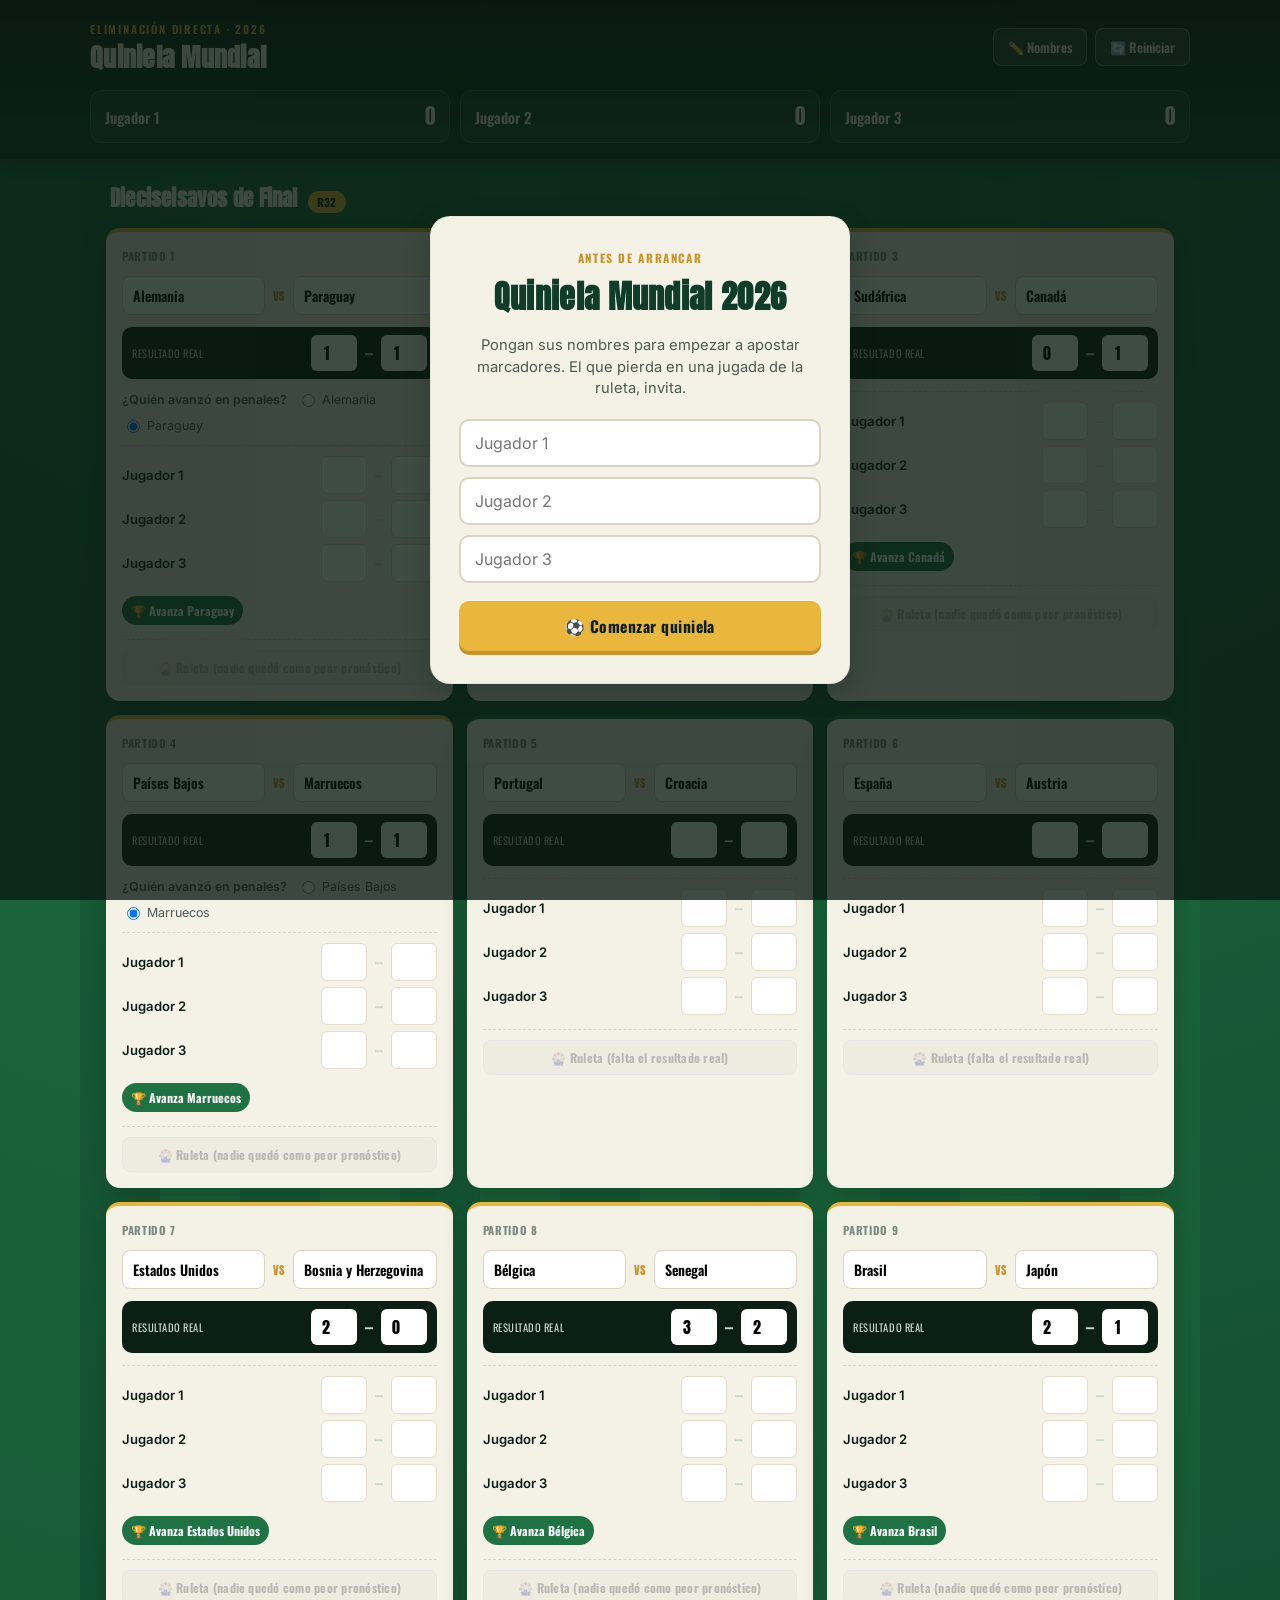
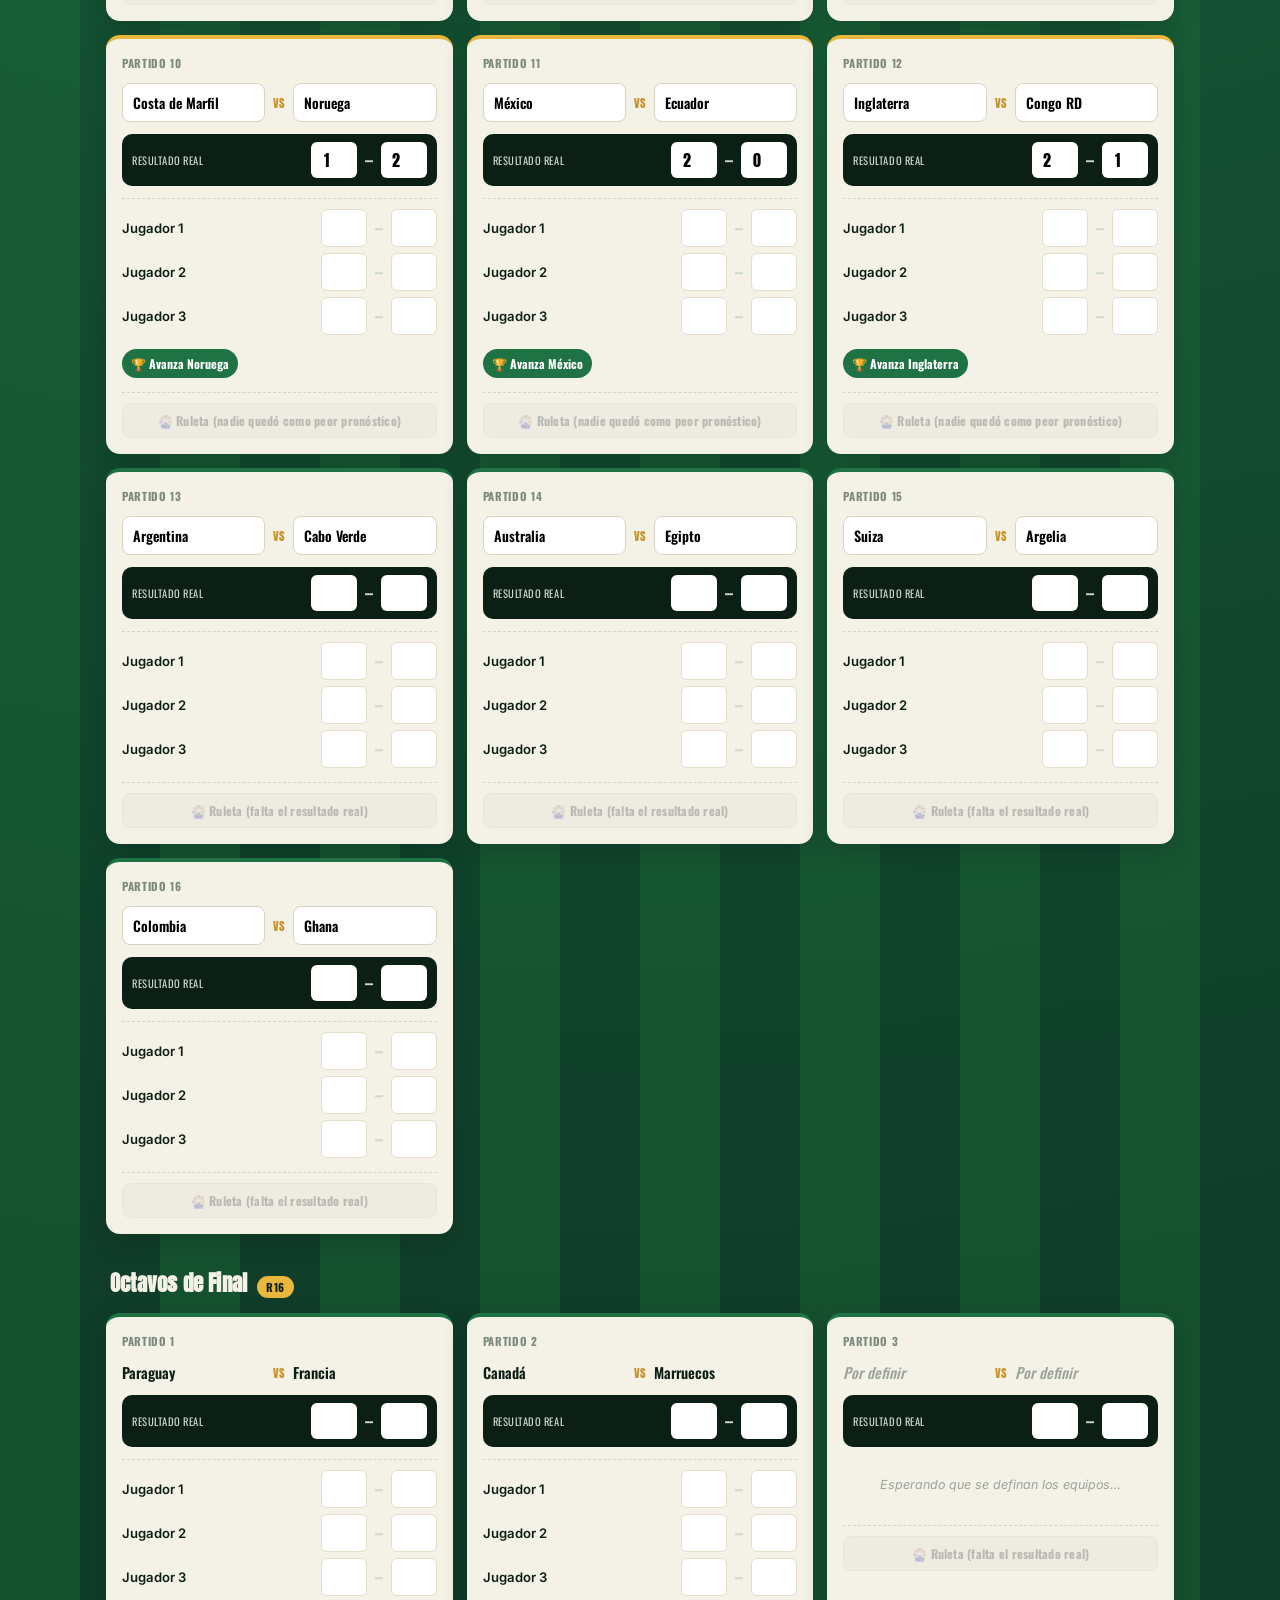
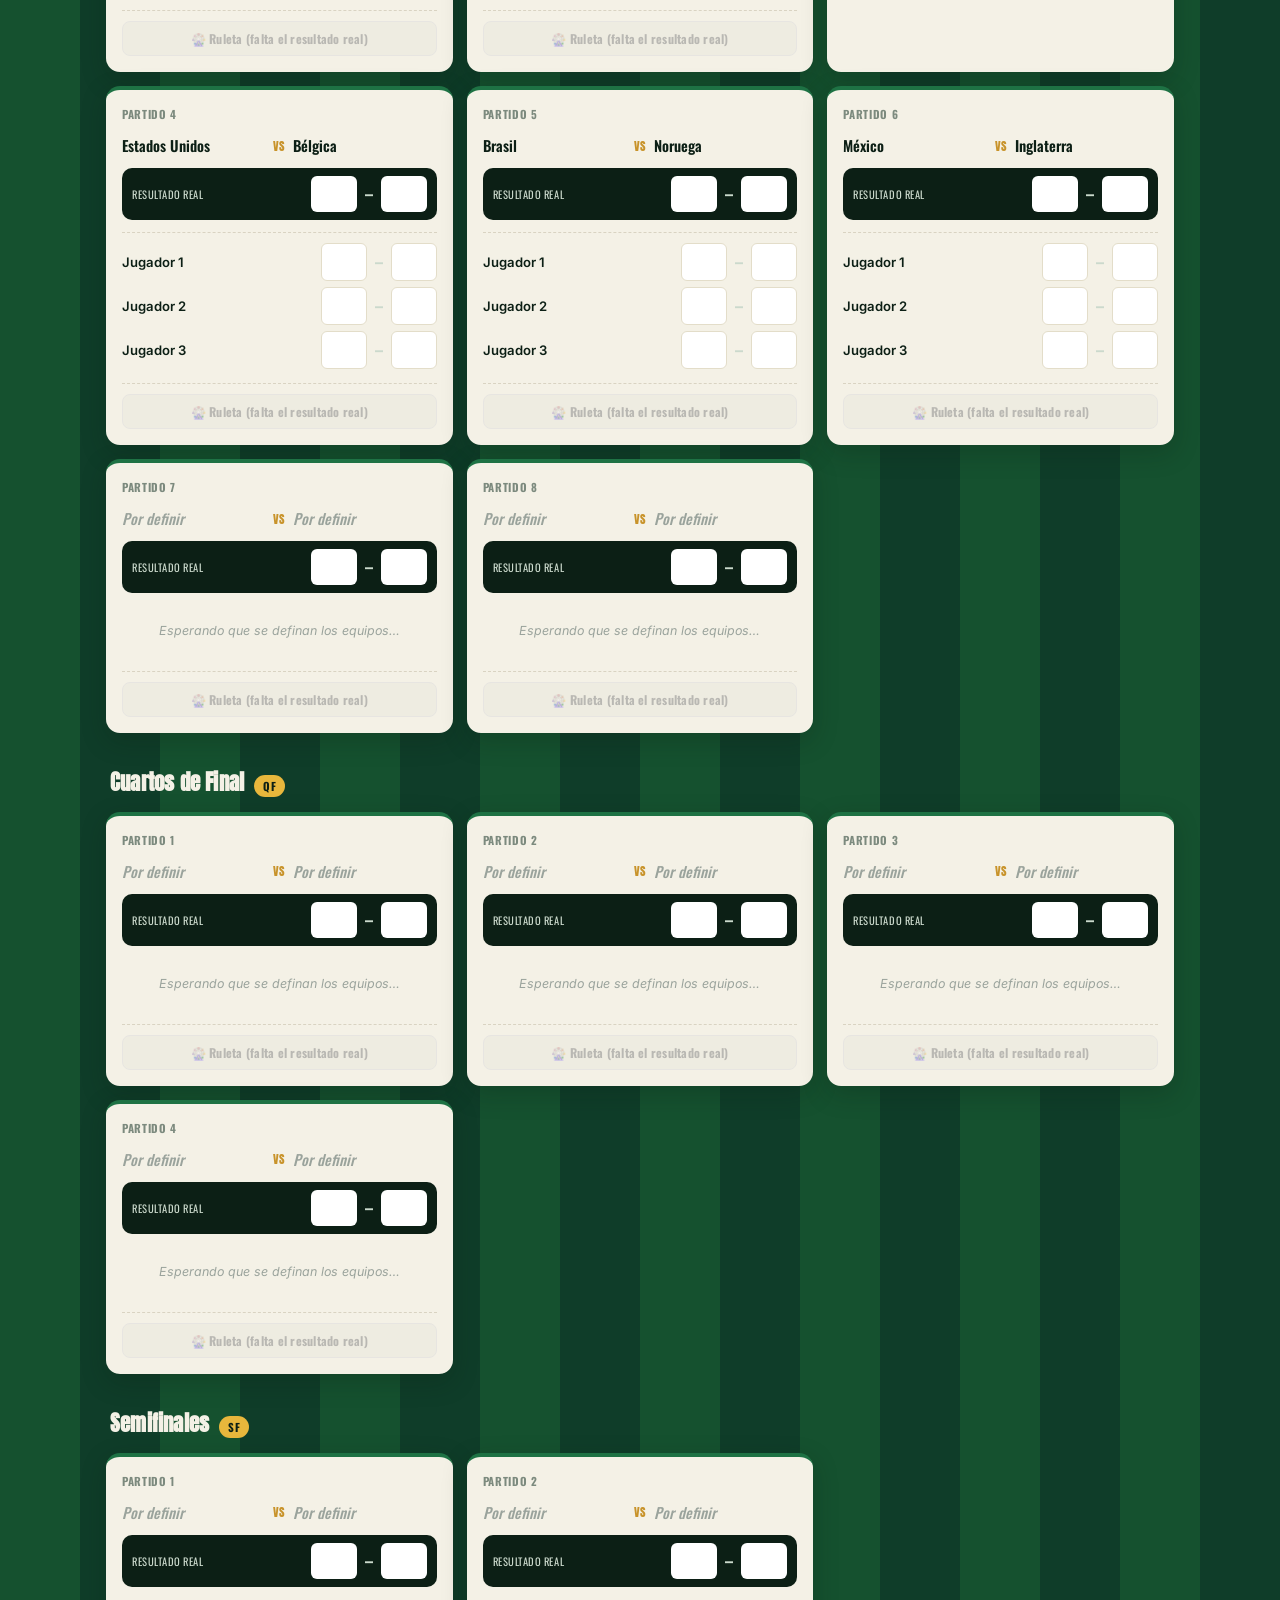
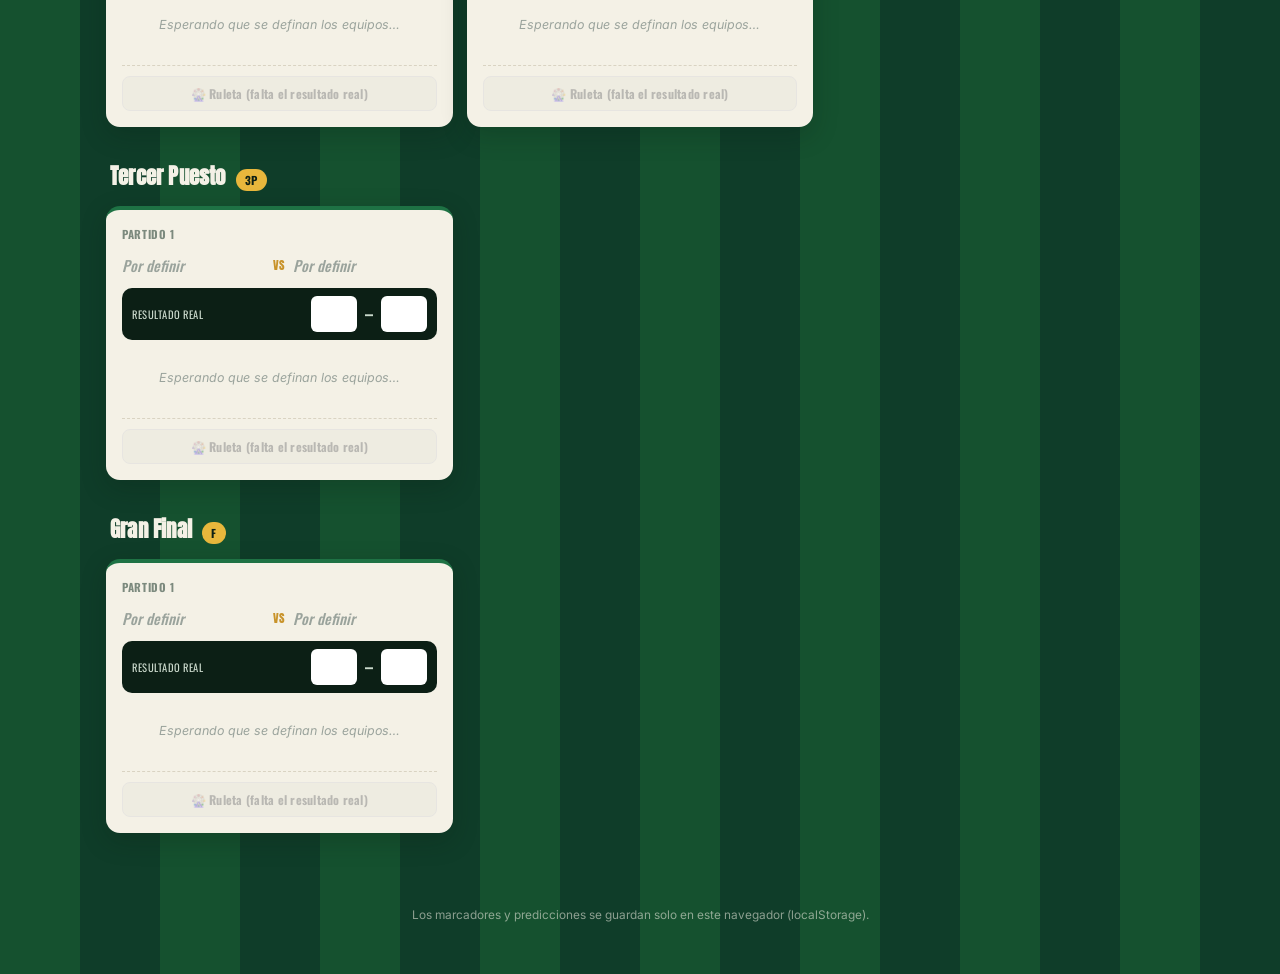
<file: Quiniela/index.html>
<!DOCTYPE html>
<html lang="es">
<head>
<meta charset="UTF-8">
<meta name="viewport" content="width=device-width, initial-scale=1.0">
<title>Quiniela Mundial 2026</title>
<link rel="preconnect" href="https://fonts.googleapis.com">
<link href="https://fonts.googleapis.com/css2?family=Anton&family=Oswald:wght@500;600;700&family=Inter:wght@400;500;600;700&display=swap" rel="stylesheet">
<link rel="stylesheet" href="style.css">
</head>
<body>

  <!-- Pantalla inicial para poner los 3 nombres -->
  <div id="setupOverlay" class="overlay">
    <div class="setup-card">
      <p class="eyebrow">Antes de arrancar</p>
      <h1>Quiniela Mundial 2026</h1>
      <p class="setup-sub">Pongan sus nombres para empezar a apostar marcadores. El que pierda en una jugada de la ruleta, invita.</p>
      <div class="setup-inputs">
        <input type="text" id="name1" placeholder="Jugador 1" maxlength="18">
        <input type="text" id="name2" placeholder="Jugador 2" maxlength="18">
        <input type="text" id="name3" placeholder="Jugador 3" maxlength="18">
      </div>
      <button id="startBtn" class="btn btn-primary">⚽ Comenzar quiniela</button>
    </div>
  </div>

  <header class="topbar">
    <div class="topbar-inner">
      <div class="brand">
        <span class="brand-eyebrow">Eliminación directa · 2026</span>
        <h1 class="brand-title">Quiniela Mundial</h1>
      </div>
      <div class="topbar-actions">
        <button id="editNamesBtn" class="btn-ghost">✏️ Nombres</button>
        <button id="resetBtn" class="btn-ghost">🔄 Reiniciar</button>
      </div>
    </div>
    <div id="scoreboard" class="scoreboard"></div>
  </header>

  <main id="rounds"></main>

  <!-- Modal de la ruleta de castigo -->
  <div id="wheelModal" class="overlay hidden">
    <div class="wheel-card">
      <button id="closeWheelX" class="close-x" aria-label="Cerrar">✕</button>
      <p class="eyebrow eyebrow-red">Quedó más lejos del resultado</p>
      <h2>Le toca girar a <span id="wheelLoserName">—</span></h2>
      <p class="wheel-sub">Lo que salga, lo cumple hoy mismo 😅</p>
      <div class="wheel-wrap">
        <div id="wheelPointer">▼</div>
        <svg id="wheel" class="wheel" viewBox="0 0 240 240" xmlns="http://www.w3.org/2000/svg"></svg>
      </div>
      <button id="spinBtn" class="btn btn-primary">🎡 Girar la ruleta</button>
      <p id="wheelResult" class="wheel-result"></p>
      <button id="closeWheelBtn" class="btn-ghost">Cerrar</button>
    </div>
  </div>

  <footer class="footer">
    <p>Los marcadores y predicciones se guardan solo en este navegador (localStorage).</p>
  </footer>

<script src="app.js"></script>
</body>
</html>
</file>
<file: AdivinaJugador/styles.css>
*, *::before, *::after { box-sizing: border-box; margin: 0; padding: 0; }

  :root {
    --bg: #0d1117;
    --surface: #161b22;
    --surface2: #21262d;
    --border: #30363d;
    --text: #e6edf3;
    --muted: #7d8590;
    --green: #1a7f37;
    --green-bg: #0d4429;
    --green-light: #56d364;
    --amber: #9e6a03;
    --amber-bg: #341a00;
    --amber-light: #e3b341;
    --red-bg: #3d0001;
    --red-light: #f85149;
    --accent: #2f81f7;
  }

  body {
    background: var(--bg);
    color: var(--text);
    font-family: -apple-system, BlinkMacSystemFont, 'Segoe UI', sans-serif;
    min-height: 100vh;
    display: flex;
    flex-direction: column;
    align-items: center;
    padding: 2rem 1rem 4rem;
  }

  header {
    text-align: center;
    margin-bottom: 2rem;
  }

  header h1 {
    font-size: 2rem;
    font-weight: 700;
    letter-spacing: -0.5px;
    color: #fff;
  }

  header h1 span {
    color: var(--accent);
  }

  header p {
    font-size: 0.875rem;
    color: var(--muted);
    margin-top: 4px;
  }

  .legend {
    display: flex;
    gap: 1rem;
    justify-content: center;
    flex-wrap: wrap;
    margin-bottom: 1.5rem;
  }

  .legend-item {
    display: flex;
    align-items: center;
    gap: 6px;
    font-size: 12px;
    color: var(--muted);
  }

  .dot {
    width: 12px;
    height: 12px;
    border-radius: 3px;
  }

  .dot.correct { background: var(--green); }
  .dot.close   { background: var(--amber); }
  .dot.wrong   { background: var(--surface2); border: 1px solid var(--border); }

  .search-wrap {
    position: relative;
    width: 100%;
    max-width: 500px;
    margin-bottom: 0.5rem;
  }

  .search-wrap input {
    width: 100%;
    height: 44px;
    padding: 0 44px 0 14px;
    background: var(--surface);
    border: 1px solid var(--border);
    border-radius: 8px;
    color: var(--text);
    font-size: 15px;
    outline: none;
    transition: border-color 0.15s;
  }

  .search-wrap input:focus {
    border-color: var(--accent);
  }

  .search-wrap button {
    position: absolute;
    right: 6px;
    top: 50%;
    transform: translateY(-50%);
    height: 32px;
    width: 32px;
    background: var(--accent);
    border: none;
    border-radius: 6px;
    color: #fff;
    font-size: 18px;
    cursor: pointer;
    display: flex;
    align-items: center;
    justify-content: center;
  }

  .search-wrap button:hover { background: #388bfd; }

  /* Autocomplete dropdown */
  #suggestions {
    position: absolute;
    top: calc(100% + 4px);
    left: 0;
    right: 0;
    background: var(--surface);
    border: 1px solid var(--border);
    border-radius: 8px;
    z-index: 100;
    overflow: hidden;
    display: none;
  }

  #suggestions.open { display: block; }

  .suggestion-item {
    padding: 10px 14px;
    font-size: 14px;
    cursor: pointer;
    color: var(--text);
    display: flex;
    align-items: center;
    gap: 8px;
    border-bottom: 1px solid var(--border);
  }

  .suggestion-item:last-child { border-bottom: none; }

  .suggestion-item:hover,
  .suggestion-item.active {
    background: var(--surface2);
  }

  

  .suggestion-flag {
    font-size: 11px;
    color: var(--muted);
  }

  .suggestion-match {
    color: var(--accent);
    font-weight: 600;
  }

  .suggestion-match {
    color: var(--accent);
    font-weight: 600;
    display: inline;
    font-family: inherit;
}

.suggestion-item {
    letter-spacing: normal;
    word-spacing: normal;
    font-kerning: none;
}

  .error-msg {
    font-size: 13px;
    color: var(--red-light);
    margin-bottom: 10px;
    min-height: 18px;
    text-align: center;
    max-width: 500px;
    width: 100%;
  }

  .tries-left {
    font-size: 13px;
    color: var(--muted);
    margin-bottom: 1.25rem;
    text-align: center;
  }

  /* Table */
  .table-wrap {
    width: 100%;
    max-width: 700px;
    overflow-x: auto;
  }

  .grid-header {
    display: grid;
    grid-template-columns: 2fr 1.2fr 1.4fr 1.2fr 0.8fr 0.8fr;
    gap: 4px;
    margin-bottom: 6px;
    padding: 0 2px;
  }

  .grid-header span {
    font-size: 10px;
    font-weight: 600;
    text-transform: uppercase;
    letter-spacing: 0.8px;
    color: var(--muted);
    text-align: center;
  }

  .guess-row {
    display: grid;
    grid-template-columns: 2fr 1.2fr 1.4fr 1.2fr 0.8fr 0.8fr;
    gap: 4px;
    margin-bottom: 4px;
    animation: slideIn 0.25s ease;
  }

  @keyframes slideIn {
    from { opacity: 0; transform: translateY(-6px); }
    to   { opacity: 1; transform: translateY(0); }
  }

  .cell {
    min-height: 52px;
    border-radius: 6px;
    display: flex;
    flex-direction: column;
    align-items: center;
    justify-content: center;
    font-size: 11px;
    font-weight: 600;
    text-align: center;
    padding: 6px 4px;
    line-height: 1.3;
    border: 1px solid transparent;
  }

  .cell .arrow {
    font-size: 15px;
    margin-top: 2px;
    line-height: 1;
  }

  .cell.correct {
    background: var(--green-bg);
    border-color: var(--green);
    color: var(--green-light);
  }

  .cell.close {
    background: var(--amber-bg);
    border-color: var(--amber);
    color: var(--amber-light);
  }

  .cell.wrong {
    background: var(--surface2);
    border-color: var(--border);
    color: var(--text);
  }

  /* Result banners */
  .banner {
    max-width: 500px;
    width: 100%;
    border-radius: 10px;
    padding: 1.25rem 1.5rem;
    margin-top: 1.25rem;
    text-align: center;
  }

  .banner.win {
    background: var(--green-bg);
    border: 1px solid var(--green);
  }

  .banner.win p { color: var(--green-light); font-size: 16px; font-weight: 600; }
  .banner.win span { color: #56d36488; font-size: 13px; }

  .banner.lose {
    background: var(--red-bg);
    border: 1px solid #6e1a1a;
  }

  .banner.lose p { color: var(--red-light); font-size: 16px; font-weight: 600; }
  .banner.lose span { color: #f8514988; font-size: 13px; }

  .new-btn {
    display: inline-block;
    margin-top: 1rem;
    padding: 8px 20px;
    background: var(--surface2);
    border: 1px solid var(--border);
    border-radius: 8px;
    color: var(--text);
    font-size: 14px;
    cursor: pointer;
    transition: background 0.15s;
  }

  .new-btn:hover { background: var(--border); }

  @media (max-width: 500px) {
    .grid-header, .guess-row {
      grid-template-columns: 1.8fr 1fr 1.2fr 1.1fr 0.7fr 0.7fr;
    }
    .cell { font-size: 10px; min-height: 46px; }
  }
</file>
<file: Futbol11/styles.css>
*, *::before, *::after { margin:0; padding:0; box-sizing:border-box; }

body {
  background: #040d14;
  color: white;
  font-family: Arial, Helvetica, sans-serif;
  min-height: 100vh;
}

header {
  text-align: center;
  padding: 18px 20px 14px;
  border-bottom: 1px solid #0a2a3a;
}

h1 { font-size:2rem; font-weight:900; font-style:italic; letter-spacing:2px; color:#fff; }
h1 span { color:#ffd400; }

.equipo-info {
  margin-top: 8px;
  font-size: 1.5rem;
  font-weight: 800;
  color: #00d4ff;
  letter-spacing: 3px;
  min-height: 30px;
}

.fallos-display {
  display: flex;
  justify-content: center;
  gap: 10px;
  margin-top: 10px;
  min-height: 24px;
}
.fallo-dot { font-size:20px; color:#00d4ff; transition:color .3s; }
.fallo-dot.usado { color:#ff3b3b; }

main {
  max-width: 960px;
  margin: 30px auto;
  display: flex;
  justify-content: center;
  align-items: flex-start;
  gap: 40px;
  padding: 0 20px;
}

/* ── CANCHA ── */
#cancha {
  width: 460px;
  height: 640px;
  background-color: #03141f;
  background-image: 
    radial-gradient(circle at 50% 50%, transparent 60px, #061c2b 60px, #061c2b 61px, transparent 61px),
    linear-gradient(to bottom, #061c2b 1px, transparent 1px),
    linear-gradient(to right, #061c2b 1px, transparent 1px);
  background-size: 100% 100%, 100% 40px, 40px 100%;
  border: 3px solid #0d3d55;
  border-radius: 16px;
  position: relative;
  box-shadow: 0 20px 50px rgba(0,0,0,0.5);
  overflow: hidden;
}
#cancha::before {
  content: ''; position: absolute; top: 50%; left: 0; right: 0;
  height: 2px; background: #0d3d55;
}

/* Slots (Fichas de Jugadores) */
.slot {
  position: absolute;
  width: 52px;
  height: 52px;
  background: #061f2d;
  border: 2px solid #0a4d68;
  border-radius: 50%;
  display: flex;
  flex-direction: column;
  justify-content: center;
  align-items: center;
  font-size: 11px;
  font-weight: 800;
  color: #3a6e80;
  cursor: default;
  box-shadow: 0 4px 10px rgba(0,0,0,0.4);
  /* El secreto para el movimiento fluido entre formaciones */
  transition: top 0.6s cubic-bezier(0.25, 1, 0.5, 1), 
              left 0.6s cubic-bezier(0.25, 1, 0.5, 1), 
              right 0.6s cubic-bezier(0.25, 1, 0.5, 1), 
              background 0.3s, border-color 0.3s;
}

/* Slot Ocupado (Adivinado) */
.slot.ocupada {
  background: #00d4ff;
  border-color: #fff;
  color: #001827;
  border-radius: 8px;
  width: 64px;
  height: 42px;
  margin-left: -6px; /* Ajuste por cambio de ancho */
}
.nombre-slot { font-size:10px; font-weight:900; text-align:center; max-width:58px; overflow:hidden; white-space:nowrap; text-overflow:ellipsis; }
.pos-slot { font-size:8px; font-weight:700; opacity:0.7; margin-top:1px; }

/* ── COORDENADAS DINÁMICAS (UNIVERSALES) ── */
/* Delanteros */
.p-dc       { top: 40px; left: 204px; }
.p-ei       { top: 85px; left: 55px; }
.p-ed       { top: 85px; right: 55px; }
.p-dc-izq   { top: 60px; left: 130px; }
.p-dc-der   { top: 60px; right: 130px; }

/* Mediocampo Alto y Volantes */
.p-mco      { top: 180px; left: 204px; }
.p-mi       { top: 250px; left: 45px; }
.p-md       { top: 250px; right: 45px; }

/* Mediocampo Puro Interno */
.p-mc       { top: 280px; left: 204px; }
.p-mc-izq   { top: 280px; left: 125px; }
.p-mc-der   { top: 280px; right: 125px; }

/* Mediocampo Defensivo */
.p-mcd      { top: 380px; left: 204px; }
.p-mcd-izq  { top: 380px; left: 135px; }
.p-mcd-der  { top: 380px; right: 135px; }

/* Defensas */
.p-li       { top: 470px; left: 35px; }
.p-ld       { top: 470px; right: 35px; }
.p-dfc-izq  { top: 510px; left: 130px; }
.p-dfc-der  { top: 510px; right: 130px; }

/* Portero */
.p-por      { bottom: 25px; left: 204px; }


/* ── PANEL DE CONTROL ── */
#panel {
  width: 340px;
  background: #051824;
  border: 1px solid #0d3d55;
  border-radius: 16px;
  padding: 24px;
  box-shadow: 0 10px 30px rgba(0,0,0,0.3);
}

/* Componente Selector de Táctica */
.formacion-selector-wrap {
  display: flex;
  flex-direction: column;
  gap: 5px;
  margin-bottom: 20px;
}
.formacion-selector-wrap label {
  font-size: 11px;
  color: #518ba1;
  text-transform: uppercase;
  font-weight: 700;
  letter-spacing: 0.5px;
}
.formacion-selector-wrap select {
  background: #082130;
  border: 1px solid #104f6e;
  border-radius: 8px;
  color: #00d4ff;
  padding: 10px;
  font-size: 14px;
  font-weight: 700;
  outline: none;
  cursor: pointer;
  transition: border-color 0.2s;
}
.formacion-selector-wrap select:focus { border-color: #00d4ff; }

.panel-hint { font-size:14px; color:#8ab4f8; line-height:1.5; margin-bottom:18px; }

.search-wrap { position:relative; display:flex; gap:8px; margin-bottom:20px; }
#buscarJugador {
  flex:1; background:#082130; border:1px solid #104f6e; border-radius:8px;
  color:#fff; padding:12px 16px; font-size:15px; outline:none; transition:border-color .2s;
}
#buscarJugador:focus { border-color:#00d4ff; }

#btnIntentar {
  background:#00d4ff; border:none; border-radius:8px; color:#001827;
  padding:0 18px; font-size:18px; font-weight:700; cursor:pointer; transition:background .2s;
}
#btnIntentar:hover { background:#00b2d6; }

/* Autocomplete */
#suggestions {
  position:absolute; top:100%; left:0; right:0; background:#061b27;
  border:1px solid #104f6e; border-radius:8px; margin-top:6px;
  max-height:240px; overflow-y:auto; z-index:100; display:none;
  box-shadow:0 10px 25px rgba(0,0,0,0.5);
}
#suggestions.open { display:block; }
.sug-item {
  padding:10px 14px; cursor:pointer; display:flex; justify-content:between;
  align-items:center; border-bottom:1px solid #0a2738; font-size:13px; gap: 10px;
}
.sug-item:last-child { border-bottom:none; }
.sug-item:hover, .sug-item.active { background:#0a2d42; }
.sug-match { color:#ffd400; font-weight:700; }
.sug-pos { font-size:10px; color:#518ba1; margin-left:auto; font-weight:700; }

.mensaje { min-height:44px; font-size:13px; font-weight:700; line-height:1.4; margin-bottom:16px; }
.mensaje.ok { color:#00ff88; }
.mensaje.error { color:#ff4a4a; }

.progreso { font-size:14px; font-weight:700; color:#518ba1; text-align:center; padding-top:4px; }

/* ── MODAL POSICIONES ── */
.modal-overlay {
  position:fixed; top:0; left:0; right:0; bottom:0; background:rgba(2,7,12,0.85);
  display:flex; justify-content:center; align-items:center; z-index:500; opacity:1; transition:opacity .2s;
}
.modal-overlay.hidden { display:none; opacity:0; }
.modal-content {
  background:#051a26; border:2px solid #0a4d68; border-radius:16px; padding:28px;
  width:320px; text-align:center; box-shadow:0 15px 40px rgba(0,0,0,0.5);
}
.modal-content h3 { font-size:16px; margin-bottom:20px; color:#fff; }
.modal-botones { display:flex; flex-direction:column; gap:10px; margin-bottom:20px; }
.modal-pos-btn {
  background:#08283d; border:1px solid #104f6e; border-radius:8px; color:#00d4ff; padding:12px; font-weight:700;
  cursor:pointer; letter-spacing:1px; transition:all .2s;
}
.modal-pos-btn:hover { background:#00d4ff; color:#001827; }
#modal-cancelar {
  background:transparent; border:1px solid #2d4654; color:#688da1;
  font-size:12px; padding:8px 16px; border-radius:6px; cursor:pointer; transition:all .2s;
}
#modal-cancelar:hover { border-color:#ff4a4a; color:#ff4a4a; }

/* ── BANNERS FIN ── */
.banner-fin {
  position:fixed; top:50%; left:50%; transform:translate(-50%,-50%);
  border-radius:16px; padding:32px 44px;
  text-align:center; z-index:1000; min-width:320px;
  animation:popIn .35s ease;
}
@keyframes popIn {
  from { opacity:0; transform:translate(-50%,-52%) scale(.93); }
  to   { opacity:1; transform:translate(-50%,-50%) scale(1); }
}
.banner-fin.win { background:#061f0e; border:2px solid #00ff88; box-shadow:0 0 50px rgba(0,255,136,0.15); }
.banner-fin.lose { background:#1f0606; border:2px solid #ff4a4a; box-shadow:0 0 50px rgba(255,74,74,0.15); }
.banner-fin h2 { font-size:24px; margin-bottom:8px; }
.banner-fin p { font-size:14px; opacity:0.8; margin-bottom:20px; }
.banner-fin button {
  background:white; border:none; border-radius:8px; color:black;
  padding:10px 20px; font-weight:700; cursor:pointer;
}
</file>
<file: MundialPredict/styles.css>
/* ── RESET & BASE ── */
*, *::before, *::after { box-sizing: border-box; margin: 0; padding: 0; }

:root {
  --red:    #C8102E;
  --gold:   #D4AF37;
  --dark:   #0a0a0f;
  --darker: #050508;
  --surface:#111118;
  --card:   #16161f;
  --border: #2a2a38;
  --text:   #e8e8f0;
  --muted:  #7a7a90;
  --green:  #00c96e;
  --blue:   #3b82f6;
  --orange: #f97316;
  --font-head: 'Bebas Neue', sans-serif;
  --font-cond: 'Barlow Condensed', sans-serif;
  --font-body: 'Barlow', sans-serif;
}

html { scroll-behavior: smooth; }

body {
  background: var(--darker);
  color: var(--text);
  font-family: var(--font-body);
  font-size: 14px;
  line-height: 1.5;
  min-height: 100vh;
}

/* ── HEADER ── */
.site-header {
  background: var(--dark);
  border-bottom: 2px solid var(--red);
  position: sticky;
  top: 0;
  z-index: 100;
}
.header-inner {
  max-width: 1400px;
  margin: 0 auto;
  padding: 0 1.5rem;
  display: flex;
  align-items: center;
  gap: 1.5rem;
  height: 60px;
}
.header-logo {
  display: flex;
  align-items: center;
  gap: 10px;
  flex-shrink: 0;
}
.logo-icon { font-size: 24px; }
.logo-title {
  font-family: var(--font-head);
  font-size: 22px;
  letter-spacing: 2px;
  color: var(--gold);
  line-height: 1;
}
.logo-sub {
  font-family: var(--font-cond);
  font-size: 9px;
  letter-spacing: 3px;
  color: var(--muted);
  font-weight: 600;
}
.phase-nav {
  display: flex;
  gap: 4px;
  flex: 1;
  overflow-x: auto;
  scrollbar-width: none;
}
.phase-nav::-webkit-scrollbar { display: none; }
.nav-btn {
  font-family: var(--font-cond);
  font-size: 12px;
  font-weight: 600;
  letter-spacing: 1px;
  text-transform: uppercase;
  background: transparent;
  border: 1px solid var(--border);
  color: var(--muted);
  padding: 6px 14px;
  border-radius: 4px;
  cursor: pointer;
  white-space: nowrap;
  transition: all .2s;
}
.nav-btn:hover:not(:disabled) {
  border-color: var(--gold);
  color: var(--gold);
}
.nav-btn.active {
  background: var(--red);
  border-color: var(--red);
  color: #fff;
}
.nav-btn:disabled { opacity: .35; cursor: not-allowed; }
.reset-btn {
  font-family: var(--font-cond);
  font-size: 12px;
  font-weight: 600;
  letter-spacing: 1px;
  background: transparent;
  border: 1px solid var(--border);
  color: var(--muted);
  padding: 6px 12px;
  border-radius: 4px;
  cursor: pointer;
  flex-shrink: 0;
  transition: all .2s;
}
.reset-btn:hover { border-color: var(--red); color: var(--red); }

/* ── PHASE SECTIONS ── */
.phase-section { display: none; }
.phase-section.active { display: block; }
#app { max-width: 1400px; margin: 0 auto; padding: 2rem 1.5rem 4rem; }

.phase-header {
  text-align: center;
  margin-bottom: 2.5rem;
}
.phase-header h1 {
  font-family: var(--font-head);
  font-size: 48px;
  letter-spacing: 3px;
  color: var(--gold);
  line-height: 1;
  margin-bottom: .5rem;
}
.phase-header p {
  color: var(--muted);
  font-size: 14px;
  max-width: 560px;
  margin: 0 auto 1.25rem;
}

.progress-bar-wrap {
  background: var(--surface);
  border-radius: 999px;
  height: 8px;
  max-width: 480px;
  margin: 0 auto 1rem;
  overflow: hidden;
  position: relative;
}
.progress-bar {
  height: 100%;
  background: linear-gradient(90deg, var(--red), var(--gold));
  border-radius: 999px;
  width: 0%;
  transition: width .4s ease;
}
.progress-label {
  display: block;
  font-family: var(--font-cond);
  font-size: 11px;
  letter-spacing: 1px;
  color: var(--muted);
  text-align: center;
  margin-bottom: 1rem;
}

.cta-btn {
  font-family: var(--font-cond);
  font-size: 14px;
  font-weight: 700;
  letter-spacing: 2px;
  text-transform: uppercase;
  background: var(--red);
  color: #fff;
  border: none;
  padding: 10px 28px;
  border-radius: 6px;
  cursor: pointer;
  transition: all .2s;
}
.cta-btn:hover:not(:disabled) { background: #e02035; transform: translateY(-1px); }
.cta-btn:disabled { opacity: .4; cursor: not-allowed; transform: none; }

/* ── GROUPS GRID ── */
.groups-grid {
  display: grid;
  grid-template-columns: repeat(auto-fill, minmax(320px, 1fr));
  gap: 1.5rem;
}

.group-card {
  background: var(--card);
  border: 1px solid var(--border);
  border-radius: 10px;
  overflow: hidden;
}
.group-header {
  background: var(--surface);
  padding: 10px 14px;
  display: flex;
  align-items: center;
  justify-content: space-between;
  border-bottom: 1px solid var(--border);
}
.group-name {
  font-family: var(--font-head);
  font-size: 20px;
  letter-spacing: 2px;
  color: var(--gold);
}
.group-standings {
  width: 100%;
  border-collapse: collapse;
}
.group-standings th {
  font-family: var(--font-cond);
  font-size: 10px;
  font-weight: 600;
  letter-spacing: 1px;
  color: var(--muted);
  text-transform: uppercase;
  padding: 6px 8px;
  text-align: center;
  border-bottom: 1px solid var(--border);
}
.group-standings th:first-child { text-align: left; }
.group-standings td {
  padding: 7px 8px;
  text-align: center;
  font-size: 13px;
  border-bottom: 1px solid rgba(42,42,56,.5);
}
.group-standings td:first-child { text-align: left; }
.group-standings tr:last-child td { border-bottom: none; }
.team-pos {
  font-family: var(--font-cond);
  font-weight: 700;
  font-size: 11px;
  color: var(--muted);
  margin-right: 6px;
}
.team-flag { margin-right: 5px; font-size: 16px; }
.team-name-cell { font-weight: 600; font-size: 13px; }

.qualify-1 td:first-child { border-left: 3px solid var(--green); }
.qualify-2 td:first-child { border-left: 3px solid var(--green); }
.qualify-3 td:first-child { border-left: 3px solid var(--gold); }

.td-pts { font-weight: 700; color: var(--text); }

/* Group matches */
.group-matches {
  padding: 10px 14px;
  border-top: 1px solid var(--border);
}
.matches-label {
  font-family: var(--font-cond);
  font-size: 10px;
  font-weight: 600;
  letter-spacing: 2px;
  color: var(--muted);
  text-transform: uppercase;
  margin-bottom: 8px;
}
.match-row {
  display: flex;
  align-items: center;
  gap: 6px;
  margin-bottom: 6px;
}
.match-team {
  flex: 1;
  font-size: 12px;
  font-weight: 600;
  overflow: hidden;
  text-overflow: ellipsis;
  white-space: nowrap;
}
.match-team.right { text-align: right; }
.score-input {
  width: 32px;
  height: 28px;
  background: var(--surface);
  border: 1px solid var(--border);
  border-radius: 4px;
  color: var(--text);
  text-align: center;
  font-size: 14px;
  font-weight: 700;
  font-family: var(--font-cond);
  transition: border-color .2s;
  -moz-appearance: textfield;
}
.score-input::-webkit-outer-spin-button,
.score-input::-webkit-inner-spin-button { -webkit-appearance: none; }
.score-input:focus { outline: none; border-color: var(--gold); }
.score-sep {
  font-family: var(--font-cond);
  font-weight: 700;
  color: var(--muted);
  font-size: 14px;
}
.match-played .score-input { border-color: rgba(0,201,110,.4); }

/* ── BRACKET GRIDS ── */
.bracket-grid {
  display: grid;
  grid-template-columns: repeat(auto-fill, minmax(300px, 1fr));
  gap: 1rem;
}

.match-card {
  background: var(--card);
  border: 1px solid var(--border);
  border-radius: 10px;
  overflow: hidden;
  transition: border-color .2s;
}
.match-card-header {
  background: var(--surface);
  padding: 6px 12px;
  font-family: var(--font-cond);
  font-size: 10px;
  font-weight: 600;
  letter-spacing: 2px;
  color: var(--muted);
  text-transform: uppercase;
  border-bottom: 1px solid var(--border);
}
.match-team-row {
  display: flex;
  align-items: center;
  gap: 10px;
  padding: 10px 12px;
  cursor: pointer;
  transition: background .15s;
  border-bottom: 1px solid rgba(42,42,56,.5);
}
.match-team-row:last-child { border-bottom: none; }
.match-team-row:hover { background: rgba(255,255,255,.04); }
.match-team-row.winner {
  background: rgba(0,201,110,.08);
  border-left: 3px solid var(--green);
}
.match-team-row.loser { opacity: .45; }
.team-flag-lg { font-size: 22px; flex-shrink: 0; }
.team-name-lg {
  flex: 1;
  font-size: 15px;
  font-weight: 600;
}
.team-tbd {
  color: var(--muted);
  font-style: italic;
  font-size: 13px;
}
.winner-icon {
  font-size: 14px;
  color: var(--green);
}

/* ── FINAL ── */
.final-container {
  display: flex;
  justify-content: center;
  gap: 0;
  margin: 2rem auto;
  max-width: 600px;
}
.final-match {
  background: var(--card);
  border: 2px solid var(--gold);
  border-radius: 12px;
  overflow: hidden;
  width: 100%;
}
.final-match-header {
  background: var(--gold);
  color: var(--darker);
  padding: 8px 16px;
  font-family: var(--font-head);
  font-size: 18px;
  letter-spacing: 3px;
  text-align: center;
}
.final-team-row {
  display: flex;
  align-items: center;
  gap: 12px;
  padding: 16px;
  cursor: pointer;
  transition: background .15s;
  border-bottom: 1px solid var(--border);
}
.final-team-row:last-child { border-bottom: none; }
.final-team-row:hover { background: rgba(255,255,255,.05); }
.final-team-row.winner { background: rgba(212,175,55,.1); border-left: 4px solid var(--gold); }
.final-team-row.loser { opacity: .4; }
.final-flag { font-size: 32px; }
.final-name { flex: 1; font-size: 20px; font-weight: 700; }

.champion-display {
  text-align: center;
  padding: 2rem;
  animation: fadeIn .6s ease;
}
.champion-display h2 {
  font-family: var(--font-head);
  font-size: 32px;
  letter-spacing: 3px;
  color: var(--muted);
  margin-bottom: .5rem;
}
.champion-name {
  font-family: var(--font-head);
  font-size: 72px;
  letter-spacing: 4px;
  color: var(--gold);
  line-height: 1;
  text-shadow: 0 0 40px rgba(212,175,55,.4);
}
.champion-flag { font-size: 64px; display: block; margin-bottom: .5rem; }

@keyframes fadeIn {
  from { opacity: 0; transform: translateY(20px); }
  to   { opacity: 1; transform: translateY(0); }
}

/* ── MODAL ── */
.modal-overlay {
  position: fixed;
  inset: 0;
  background: rgba(0,0,0,.85);
  display: none;
  align-items: center;
  justify-content: center;
  z-index: 500;
  padding: 1rem;
}
.modal-overlay.open { display: flex; }
.modal-box {
  background: var(--card);
  border: 1px solid var(--gold);
  border-radius: 12px;
  padding: 2rem;
  max-width: 680px;
  width: 100%;
  max-height: 90vh;
  overflow-y: auto;
}
.modal-box h2 {
  font-family: var(--font-head);
  font-size: 28px;
  letter-spacing: 2px;
  color: var(--gold);
  margin-bottom: .5rem;
}
.modal-box p {
  color: var(--muted);
  font-size: 13px;
  margin-bottom: 1.25rem;
  line-height: 1.6;
}

.thirds-table {
  width: 100%;
  border-collapse: collapse;
  margin-bottom: 1.5rem;
}
.thirds-table th {
  font-family: var(--font-cond);
  font-size: 11px;
  font-weight: 600;
  letter-spacing: 1px;
  text-transform: uppercase;
  color: var(--muted);
  padding: 7px 10px;
  border-bottom: 1px solid var(--border);
  text-align: center;
}
.thirds-table th:first-child { text-align: left; }
.thirds-table td {
  padding: 9px 10px;
  border-bottom: 1px solid rgba(42,42,56,.4);
  text-align: center;
  font-size: 13px;
}
.thirds-table td:first-child { text-align: left; }
.thirds-table tr:nth-child(-n+8) td { background: rgba(0,201,110,.06); }
.qualified-badge {
  font-family: var(--font-cond);
  font-size: 10px;
  font-weight: 700;
  letter-spacing: 1px;
  background: var(--green);
  color: var(--darker);
  padding: 2px 7px;
  border-radius: 3px;
  text-transform: uppercase;
}

/* ── LEGEND ── */
.legend {
  display: flex;
  gap: 1.25rem;
  justify-content: center;
  margin-bottom: 1.5rem;
  flex-wrap: wrap;
}
.legend-item {
  display: flex;
  align-items: center;
  gap: 6px;
  font-family: var(--font-cond);
  font-size: 11px;
  font-weight: 600;
  letter-spacing: 1px;
  color: var(--muted);
  text-transform: uppercase;
}
.legend-dot {
  width: 10px; height: 10px;
  border-radius: 2px;
  flex-shrink: 0;
}

/* ── SCROLLBAR ── */
::-webkit-scrollbar { width: 6px; height: 6px; }
::-webkit-scrollbar-track { background: var(--darker); }
::-webkit-scrollbar-thumb { background: var(--border); border-radius: 3px; }

/* ── RESPONSIVE ── */
@media (max-width: 700px) {
  .header-inner { padding: 0 1rem; gap: .75rem; }
  .logo-title { font-size: 18px; }
  .phase-header h1 { font-size: 36px; }
  .groups-grid { grid-template-columns: 1fr; }
  .bracket-grid { grid-template-columns: 1fr; }
  .champion-name { font-size: 48px; }
}
</file>
<file: Quiniela/style.css>
:root{
  --pitch-deep:#0F3D29;
  --pitch:#15512F;
  --pitch-light:#1E7244;
  --chalk:#F4F1E6;
  --chalk-dim:#CBD9CC;
  --ink:#0C1F15;
  --gold:#E8B73C;
  --gold-deep:#C8932A;
  --red:#D7263D;
  --teal:#2BA89A;
  --coral:#E8643C;
  --card-bg:#F4F1E6;
  --radius:14px;
  --shadow:0 8px 24px rgba(12,31,21,.25);
}

*{box-sizing:border-box;}

body{
  margin:0;
  background:
    radial-gradient(circle at 50% -10%, var(--pitch-light) 0%, transparent 55%),
    repeating-linear-gradient(90deg, var(--pitch) 0 80px, var(--pitch-deep) 80px 160px);
  color:var(--ink);
  font-family:'Inter', system-ui, sans-serif;
  min-height:100vh;
  padding-bottom:40px;
}

h1,h2{margin:0;}

/* ---------- Overlay / Setup ---------- */
.overlay{
  position:fixed; inset:0;
  background:rgba(10,25,17,.78);
  display:flex; align-items:center; justify-content:center;
  z-index:50;
  padding:20px;
}
.overlay.hidden{display:none;}

.setup-card, .wheel-card{
  background:var(--card-bg);
  border-radius:20px;
  padding:32px 28px;
  width:100%;
  max-width:420px;
  text-align:center;
  box-shadow:var(--shadow);
  border:1px solid rgba(0,0,0,.06);
  max-height:92vh;
  overflow-y:auto;
  position:relative;
}

.close-x{
  position:absolute;
  top:12px; right:12px;
  width:32px; height:32px;
  border-radius:50%;
  border:none;
  background:rgba(12,31,21,.08);
  color:var(--ink);
  font-size:1rem;
  font-weight:700;
  cursor:pointer;
  line-height:1;
  display:flex; align-items:center; justify-content:center;
}
.close-x:hover{background:rgba(12,31,21,.16);}

.eyebrow{
  text-transform:uppercase;
  letter-spacing:.14em;
  font-size:.72rem;
  font-weight:700;
  color:var(--gold-deep);
  margin:0 0 6px;
  font-family:'Oswald', sans-serif;
}
.eyebrow-red{color:var(--red);}

.setup-card h1{
  font-family:'Anton', sans-serif;
  font-size:2rem;
  letter-spacing:.01em;
  color:var(--pitch-deep);
  margin-bottom:10px;
}

.setup-sub{
  font-size:.92rem;
  color:#4b5a4f;
  margin-bottom:20px;
  line-height:1.45;
}

.setup-inputs{
  display:flex; flex-direction:column; gap:10px;
  margin-bottom:18px;
}

.setup-inputs input{
  padding:12px 14px;
  border-radius:10px;
  border:2px solid #d9d3c2;
  font-size:1rem;
  font-family:inherit;
  background:#fff;
}
.setup-inputs input:focus{outline:none; border-color:var(--gold-deep);}

.btn{
  border:none; border-radius:10px;
  padding:13px 20px;
  font-size:.98rem;
  font-weight:700;
  font-family:'Oswald', sans-serif;
  letter-spacing:.03em;
  cursor:pointer;
  transition:transform .12s ease, box-shadow .12s ease;
}
.btn:active{transform:scale(.97);}
.btn-primary{
  background:var(--gold);
  color:var(--ink);
  width:100%;
  box-shadow:0 4px 0 var(--gold-deep);
}
.btn-primary:hover{filter:brightness(1.04);}

.btn-ghost{
  background:rgba(244,241,230,.12);
  color:var(--chalk);
  border:1px solid rgba(244,241,230,.35);
  border-radius:8px;
  padding:8px 14px;
  font-size:.82rem;
  font-weight:600;
  cursor:pointer;
  font-family:'Oswald', sans-serif;
}
.btn-ghost:hover{background:rgba(244,241,230,.22);}

/* ---------- Topbar / Scoreboard ---------- */
.topbar{
  background:linear-gradient(180deg, var(--ink), var(--pitch-deep));
  padding:18px 18px 0;
  position:sticky; top:0; z-index:20;
  box-shadow:0 4px 18px rgba(0,0,0,.35);
}
.topbar-inner{
  max-width:1100px; margin:0 auto;
  display:flex; align-items:center; justify-content:space-between;
  gap:12px; flex-wrap:wrap;
  padding-bottom:14px;
}
.brand-eyebrow{
  color:var(--gold);
  font-family:'Oswald', sans-serif;
  font-size:.7rem;
  letter-spacing:.16em;
  text-transform:uppercase;
  font-weight:600;
}
.brand-title{
  font-family:'Anton', sans-serif;
  color:var(--chalk);
  font-size:1.6rem;
  letter-spacing:.01em;
}
.topbar-actions{display:flex; gap:8px;}

.scoreboard{
  max-width:1100px; margin:0 auto;
  display:flex; gap:10px;
  padding-bottom:16px;
  flex-wrap:wrap;
}
.score-chip{
  flex:1 1 140px;
  background:rgba(244,241,230,.07);
  border:1px solid rgba(244,241,230,.18);
  border-radius:12px;
  padding:10px 14px;
  display:flex; align-items:center; justify-content:space-between;
  color:var(--chalk);
}
.score-chip.lead{
  background:linear-gradient(135deg, var(--gold), var(--gold-deep));
  border-color:transparent;
  color:var(--ink);
}
.score-chip .sc-name{
  font-family:'Oswald', sans-serif;
  font-weight:600;
  font-size:.92rem;
  white-space:nowrap;
  overflow:hidden;
  text-overflow:ellipsis;
}
.score-chip .sc-pts{
  font-family:'Anton', sans-serif;
  font-size:1.3rem;
}

/* ---------- Rounds / Matches ---------- */
main#rounds{
  max-width:1100px; margin:0 auto;
  padding:24px 16px 0;
}
.round-section{margin-bottom:34px;}
.round-heading{
  display:flex; align-items:baseline; gap:10px;
  margin-bottom:14px;
  padding-left:4px;
}
.round-heading h2{
  font-family:'Anton', sans-serif;
  color:var(--chalk);
  font-size:1.3rem;
  letter-spacing:.01em;
}
.round-heading .round-tag{
  background:var(--gold);
  color:var(--ink);
  font-family:'Oswald', sans-serif;
  font-weight:700;
  font-size:.7rem;
  padding:3px 9px;
  border-radius:999px;
  letter-spacing:.04em;
}

.match-grid{
  display:grid;
  grid-template-columns:repeat(auto-fill, minmax(280px, 1fr));
  gap:14px;
}

.match-card{
  background:var(--card-bg);
  border-radius:var(--radius);
  padding:16px;
  box-shadow:var(--shadow);
  display:flex; flex-direction:column; gap:12px;
  border-top:4px solid var(--pitch-light);
}
.match-card.decided{border-top-color:var(--gold);}

.match-num{
  font-family:'Oswald', sans-serif;
  font-size:.7rem;
  font-weight:700;
  color:#7c8a7e;
  text-transform:uppercase;
  letter-spacing:.06em;
}

.teams-row{
  display:flex; align-items:center; gap:8px;
}
.team-name-input{
  flex:1;
  padding:8px 10px;
  border-radius:8px;
  border:1.5px solid #d9d3c2;
  font-family:'Oswald', sans-serif;
  font-weight:600;
  font-size:.88rem;
  background:#fff;
  min-width:0;
}
.team-static{
  flex:1;
  font-family:'Oswald', sans-serif;
  font-weight:600;
  font-size:.92rem;
  color:var(--ink);
}
.team-static.pending{color:#9aa39c; font-style:italic; font-weight:500;}
.vs-divider{
  font-family:'Anton', sans-serif;
  font-size:.78rem;
  color:var(--gold-deep);
}

.real-result-row{
  display:flex; align-items:center; gap:8px;
  background:var(--ink);
  border-radius:10px;
  padding:8px 10px;
}
.real-result-row label{
  font-family:'Oswald', sans-serif;
  color:var(--chalk-dim);
  font-size:.66rem;
  text-transform:uppercase;
  letter-spacing:.05em;
  flex:1;
}
.score-input{
  width:46px;
  text-align:center;
  padding:6px 2px;
  border-radius:6px;
  border:none;
  font-family:'Anton', sans-serif;
  font-size:1rem;
  background:#fff;
}
.score-sep{color:var(--chalk-dim); font-weight:700;}

.penalty-row{
  font-size:.78rem;
  color:#4b5a4f;
  display:flex; align-items:center; gap:10px;
  flex-wrap:wrap;
}
.penalty-row span{font-weight:600;}
.penalty-row label{display:flex; align-items:center; gap:4px; cursor:pointer;}

.predictions{
  display:flex; flex-direction:column; gap:6px;
  border-top:1px dashed #d9d3c2;
  padding-top:10px;
}
.pred-row{
  display:flex; align-items:center; gap:8px;
}
.pred-name{
  flex:1;
  font-size:.82rem;
  font-weight:600;
  color:var(--ink);
  white-space:nowrap;
  overflow:hidden;
  text-overflow:ellipsis;
}
.pred-row input.score-input{background:#fff; border:1.5px solid #e3ddc9;}
.pred-row input.score-input:disabled{background:#eee; color:#aaa;}

.not-ready{
  font-size:.78rem;
  color:#9aa39c;
  font-style:italic;
  text-align:center;
  padding:6px 0;
}

.eval-box{min-height:4px;}
.badge{
  display:inline-flex; align-items:center; gap:5px;
  font-size:.76rem;
  font-weight:700;
  padding:5px 9px;
  border-radius:999px;
  margin:2px 4px 0 0;
  font-family:'Oswald', sans-serif;
}
.badge-exact{background:#FFE6A8; color:#7a5400;}
.badge-closest{background:#D8EFE3; color:#1B6B4C;}
.badge-winner{background:#1E7244; color:#fff;}
.badge-ruleta{background:#FDEAEA; color:#8a2030;}
.badge-worst{background:#F0E4F7; color:#5B3A7A;}

.wheel-card h2{
  font-family:'Anton', sans-serif;
  font-size:1.3rem;
  color:var(--pitch-deep);
  margin-top:4px;
}
.wheel-card h2 span{color:var(--red);}
.wheel-sub{
  font-size:.85rem;
  color:#4b5a4f;
  margin:6px 0 0;
}

.ruleta-mini[disabled]{
  opacity:.55;
  cursor:not-allowed;
  background:rgba(0,0,0,.04);
  color:#8a8a8a;
  border-color:#ddd;
}

.card-footer{
  border-top:1px dashed #d9d3c2;
  padding-top:10px;
  margin-top:2px;
}
.ruleta-mini{
  width:100%;
  background:rgba(215,38,61,.08);
  color:var(--red);
  border:1px solid rgba(215,38,61,.25);
  border-radius:8px;
  padding:7px 10px;
  font-family:'Oswald', sans-serif;
  font-weight:700;
  font-size:.76rem;
  cursor:pointer;
  letter-spacing:.02em;
}
.ruleta-mini:hover{background:rgba(215,38,61,.16);}

.castigo-tag{
  background:var(--ink); color:var(--chalk);
  border-radius:10px; padding:8px 10px;
  font-size:.78rem; display:flex; align-items:center; gap:6px;
  width:100%;
}
.castigo-tag .ruleta-mini{
  width:auto; margin-left:auto; background:rgba(244,241,230,.15);
  color:var(--chalk); border-color:rgba(244,241,230,.3); padding:4px 8px;
}

/* ---------- Wheel ---------- */
.wheel-card{max-width:380px;}
.wheel-wrap{
  position:relative;
  width:240px; height:240px;
  margin:18px auto 14px;
}
#wheelPointer{
  position:absolute; top:-14px; left:50%;
  transform:translateX(-50%);
  font-size:1.6rem; color:var(--red);
  z-index:2;
}
.wheel{
  width:100%; height:100%;
  border-radius:50%;
  border:6px solid var(--ink);
  display:block;
  box-shadow:0 0 0 4px var(--gold) inset;
  transition:transform 3.2s cubic-bezier(.17,.67,.2,1.01);
  transform-origin:50% 50%;
}
.wheel text{
  font-family:'Oswald', sans-serif;
  font-weight:700;
  fill:#fff;
  paint-order:stroke;
  stroke:rgba(0,0,0,.35);
  stroke-width:2px;
}
.wheel-result{
  font-family:'Anton', sans-serif;
  font-size:1.05rem;
  color:var(--pitch-deep);
  min-height:1.4em;
  margin:6px 0 16px;
}

/* ---------- Footer ---------- */
.footer{
  text-align:center;
  color:rgba(244,241,230,.55);
  font-size:.74rem;
  padding:30px 16px 0;
}

@media (max-width:480px){
  .brand-title{font-size:1.3rem;}
  .setup-card, .wheel-card{padding:24px 18px;}
}
</file>
